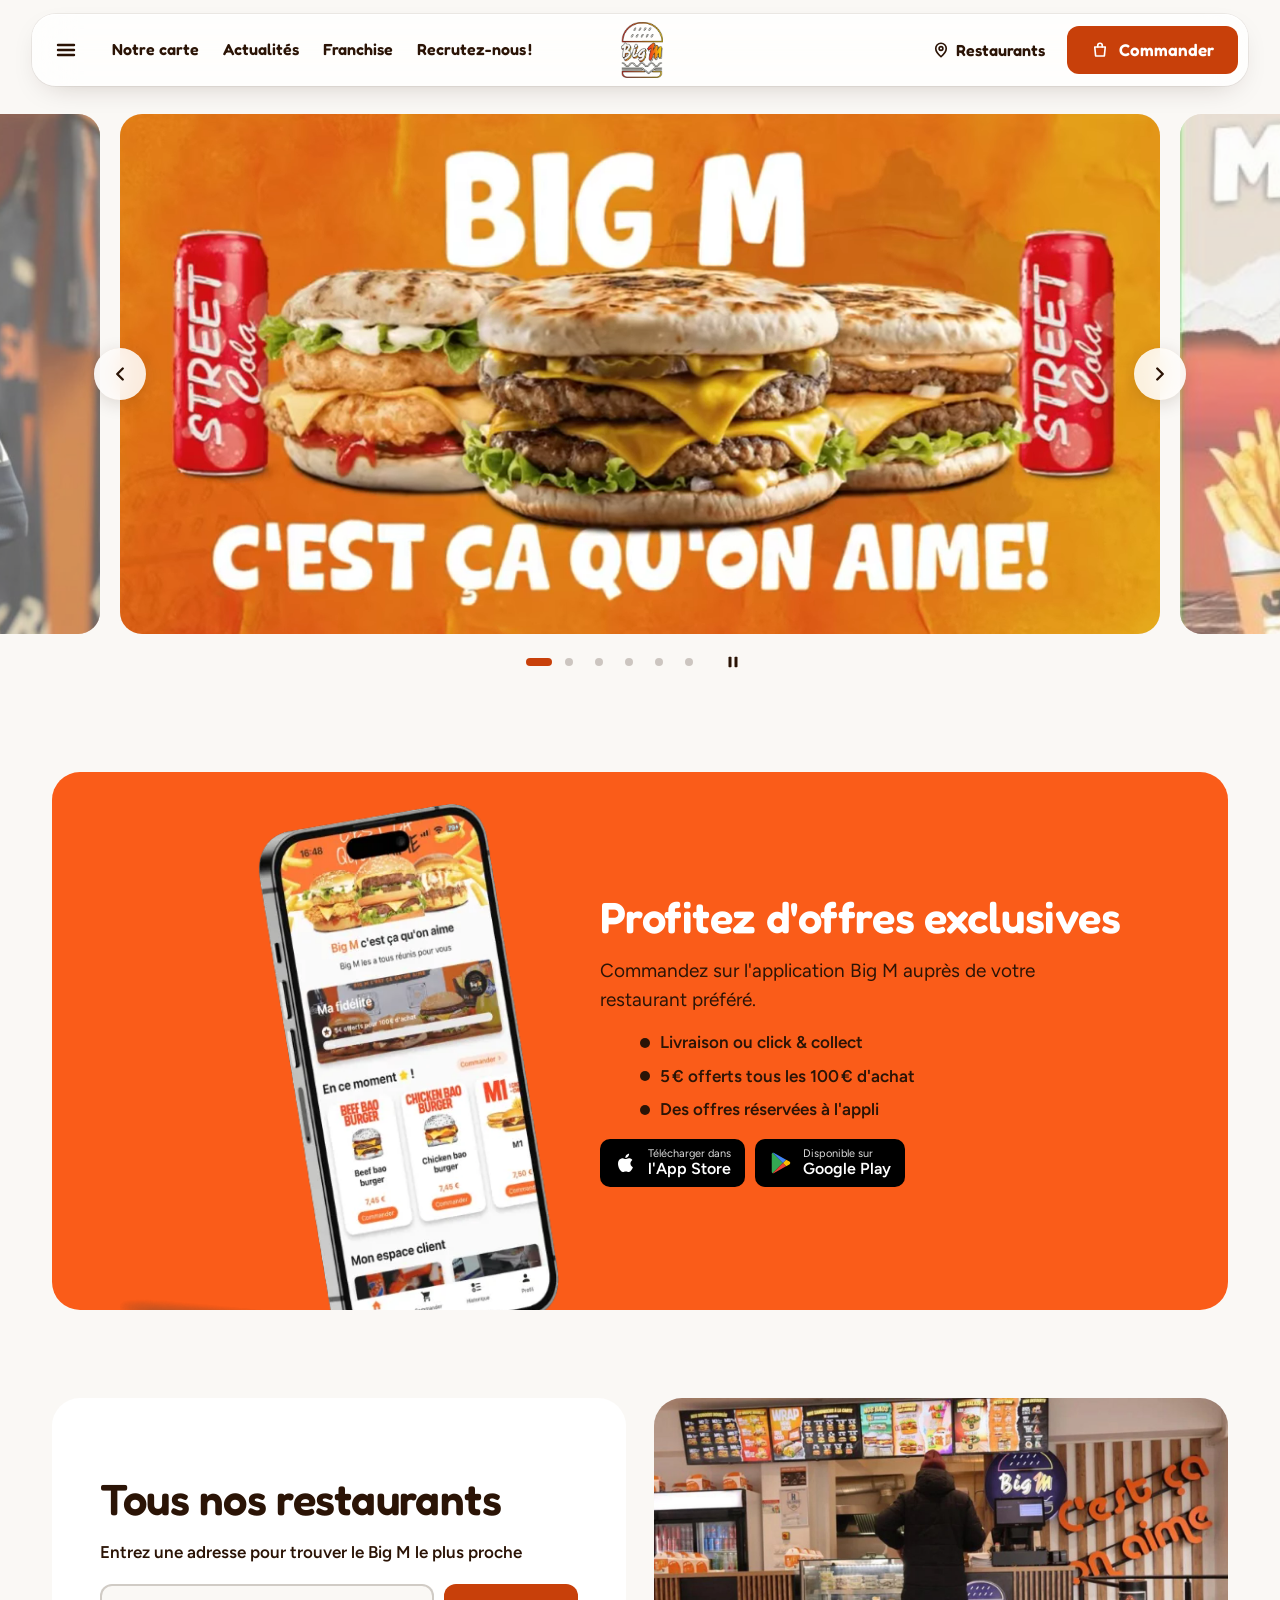
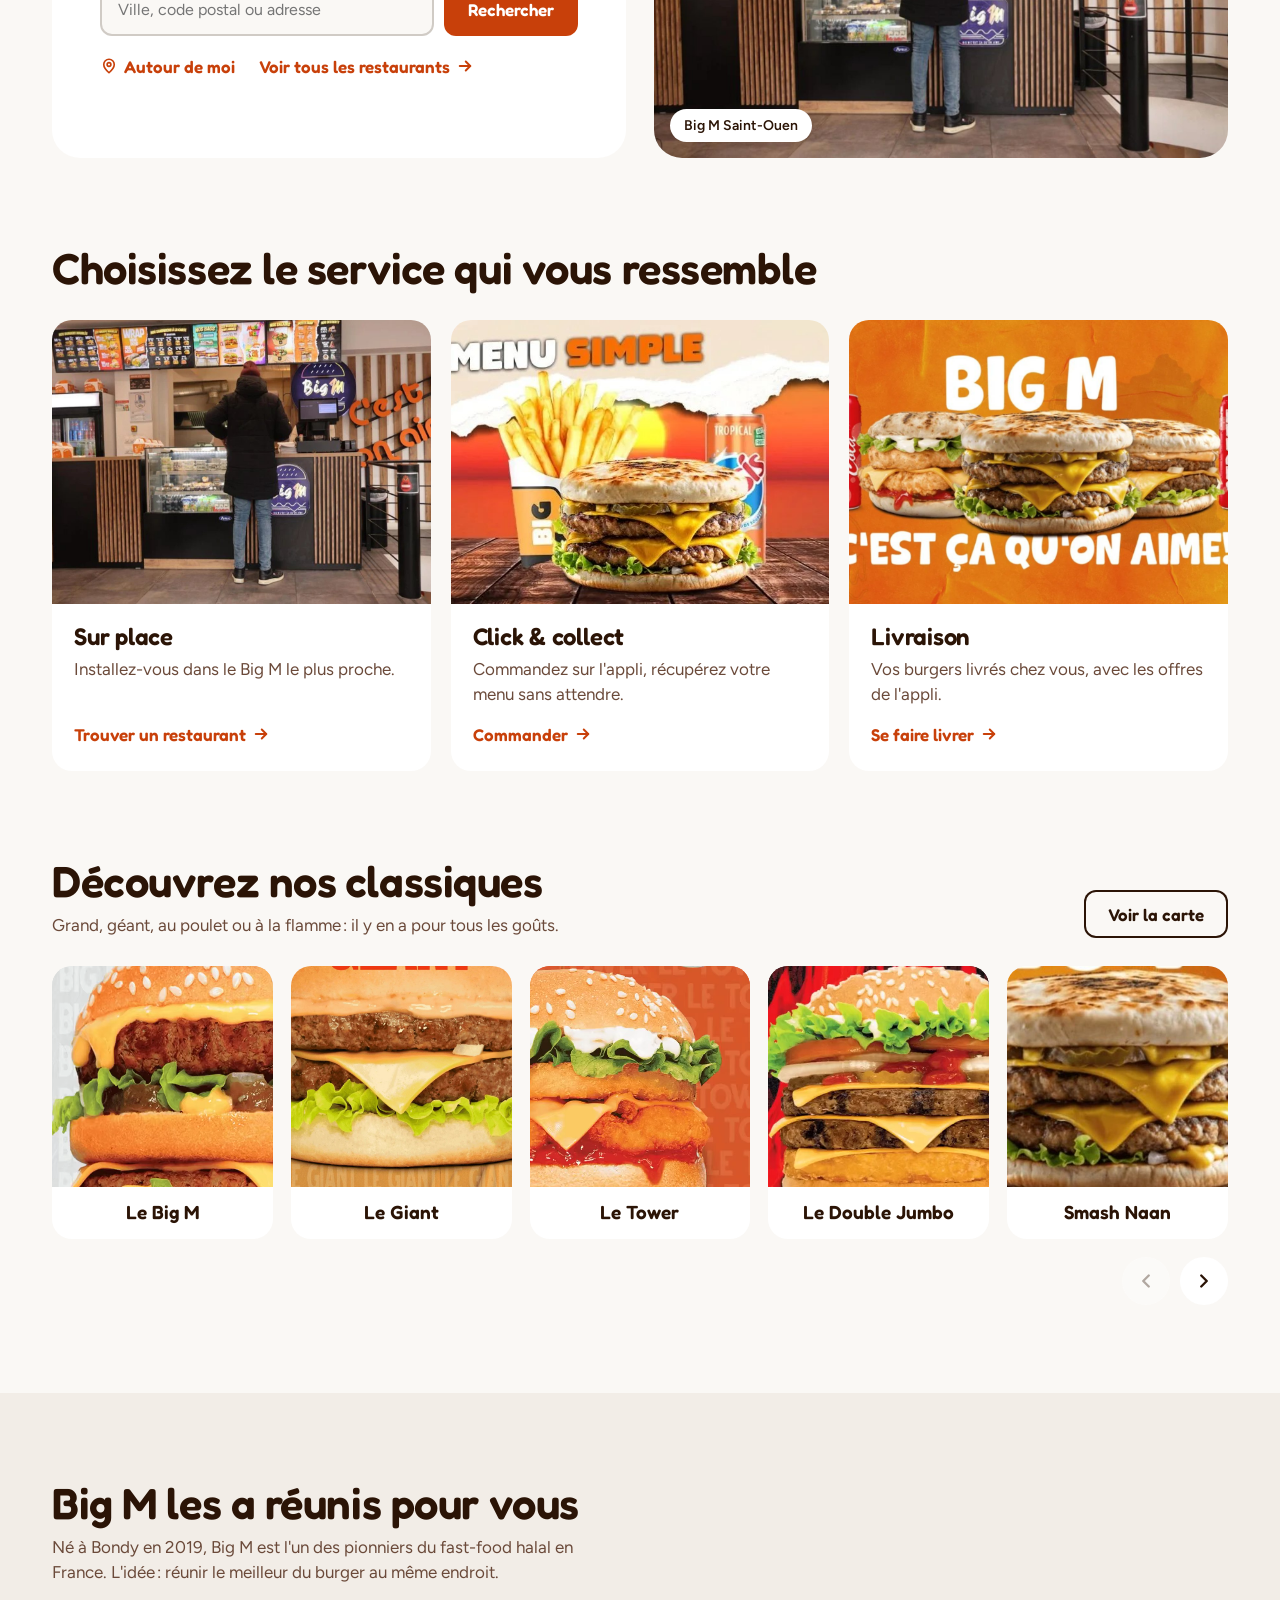
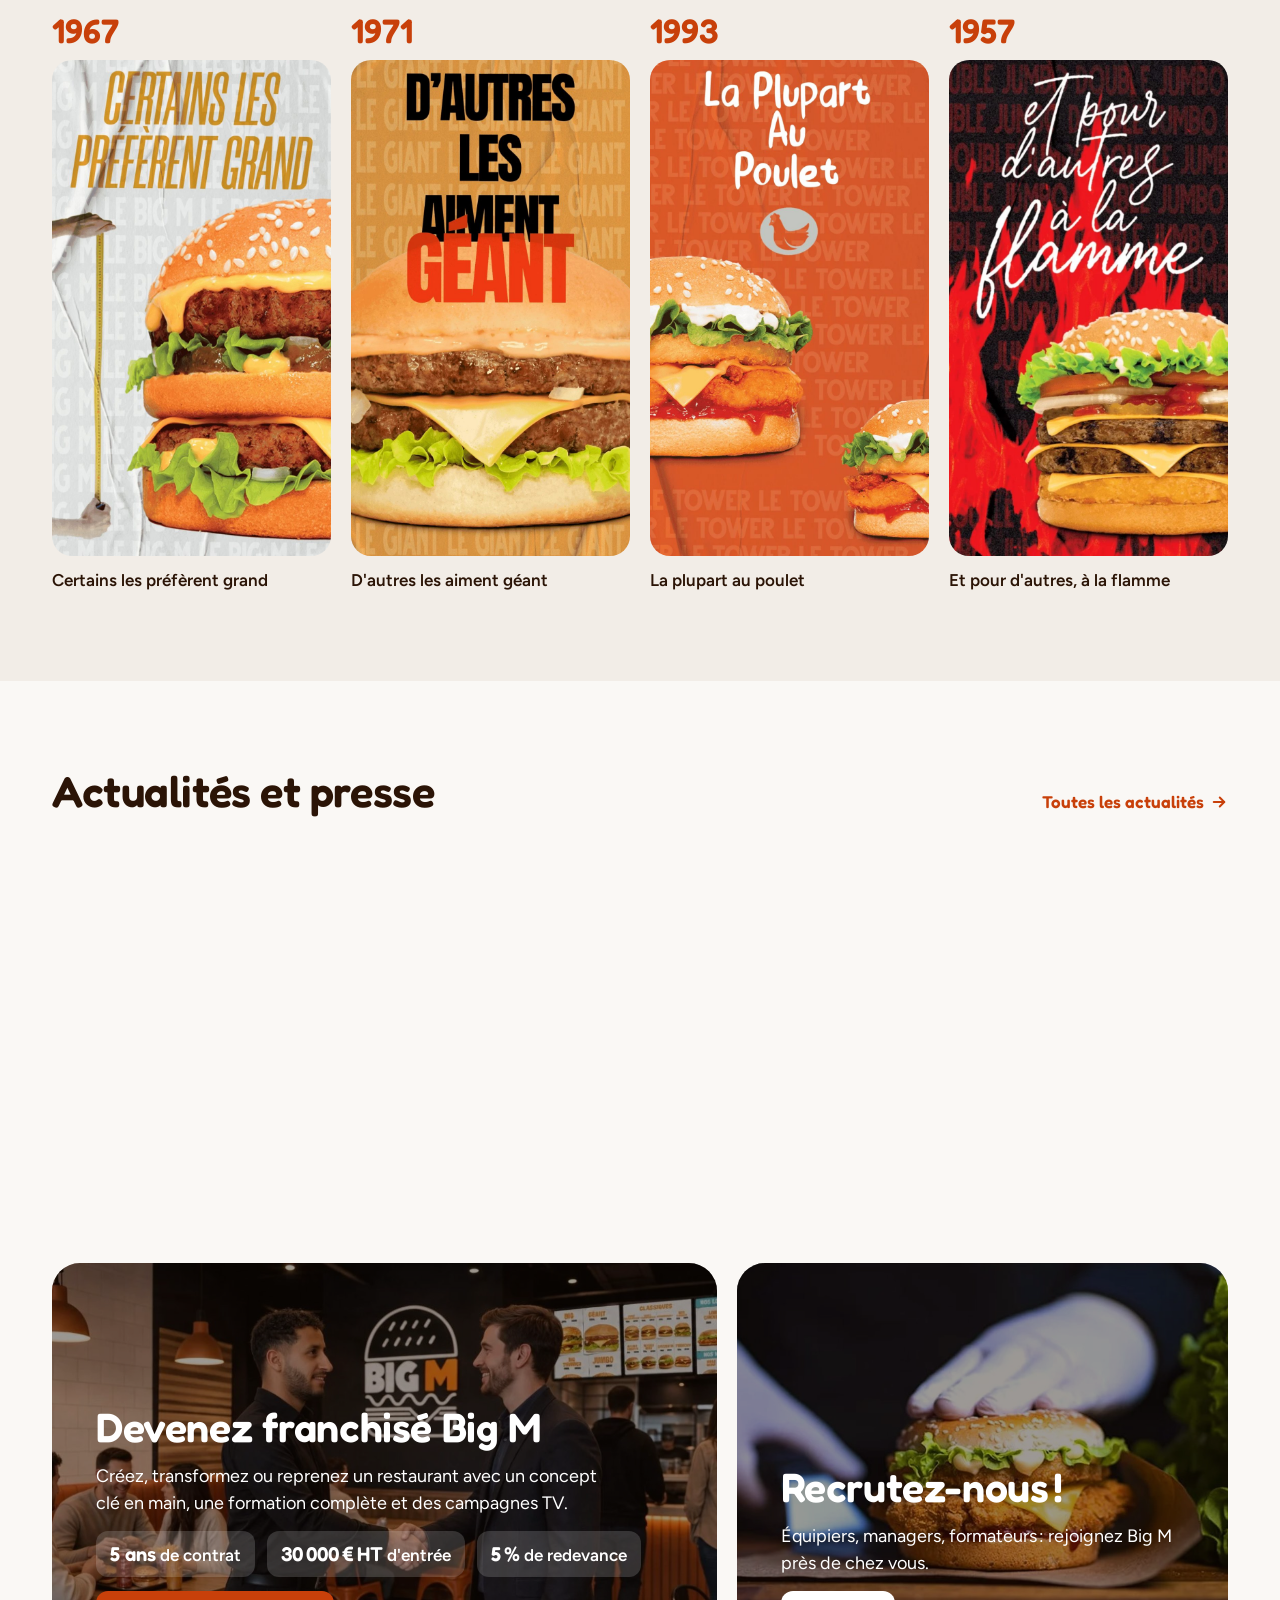
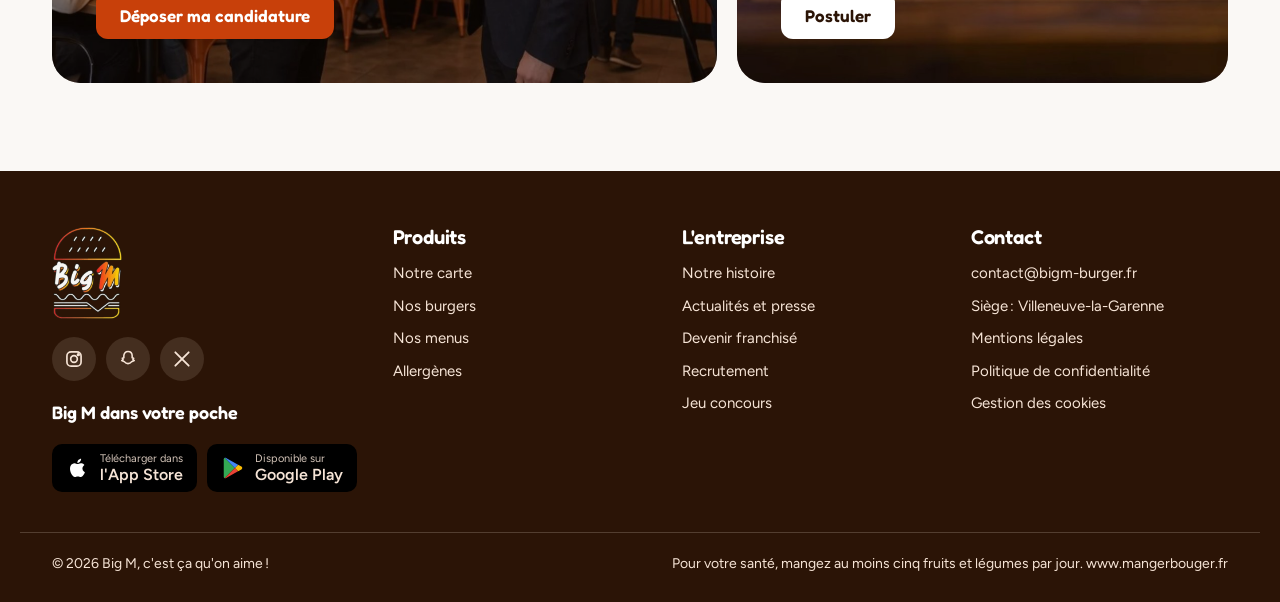
<file: prototype/index.html>
<!doctype html>
<html lang="fr">
<head>
<meta charset="utf-8">
<meta name="viewport" content="width=device-width, initial-scale=1, viewport-fit=cover">
<title>Big M burgers</title>
<meta name="description" content="Big M, burgers 100 % halal depuis 2019 : actualités, carte, restaurants, appli, franchise.">
<script>document.documentElement.classList.add('js')</script>
<link rel="preload" href="assets/fonts/fredoka-latin-600-normal.woff2" as="font" type="font/woff2" crossorigin>
<link rel="stylesheet" href="assets/site.css">
<style>

.page-title { font-size: clamp(30px, 3.4vw, 44px); margin: 28px 0 22px; }
.news { position: relative; }
.news__track { display: grid; grid-auto-flow: column; grid-auto-columns: min(72%, 900px); gap: 20px; overflow-x: auto; scroll-snap-type: x mandatory; scrollbar-width: none; padding-bottom: 4px; }
.news__track::-webkit-scrollbar { display: none; }
.slide { scroll-snap-align: start; display: flex; flex-direction: column; gap: 14px; text-decoration: none; }
.slide__img { aspect-ratio: 16 / 9; border-radius: var(--radius); overflow: hidden; background: var(--tile); }
.slide__img img { width: 100%; height: 100%; object-fit: cover; transition: transform .5s var(--ease); }
.slide:hover .slide__img img { transform: scale(1.03); }
.slide__cap { display: flex; justify-content: space-between; align-items: center; gap: 12px; }
.slide__cap b { font-family: var(--display); font-weight: 600; font-size: 22px; }
.slide__cap span { font-family: var(--display); font-weight: 600; color: var(--btn); display: inline-flex; gap: 6px; align-items: center; white-space: nowrap; }
.carousel-ctrl { display: flex; align-items: center; justify-content: space-between; margin-top: 18px; }
.dots { display: flex; gap: 8px; }
.dots button { width: 10px; height: 10px; border-radius: 99px; background: rgba(43,20,6,.25); transition: width .25s var(--ease), background-color .2s ease; }
.dots button[aria-current="true"] { width: 32px; background: var(--btn); }
.arrows { display: flex; gap: 10px; }
.arrows button { width: 48px; height: 48px; border-radius: 50%; background: #fff; display: inline-flex; align-items: center; justify-content: center; transition: background-color .18s ease, opacity .18s ease; }
.arrows button:hover:not(:disabled) { background: var(--tile); }
.arrows button:disabled { opacity: .35; cursor: default; }

.app-band { background: var(--orange); border-radius: 28px; display: grid; grid-template-columns: 0.9fr 1.1fr; align-items: center; gap: 24px; overflow: hidden; padding: 0 clamp(24px, 4vw, 56px); }
.app-band__img { align-self: end; padding-top: 32px; }
.app-band__img img { width: min(100%, 440px); margin-inline: auto; margin-bottom: -40px; }
.app-band__text { display: flex; flex-direction: column; gap: 16px; padding-block: 48px; }
.app-band__text h2 { font-size: clamp(30px, 3.4vw, 46px); color: #fff; }
.app-band__text p { font-size: 19px; color: var(--ink); max-width: 40ch; }
.app-band__text ul { display: flex; flex-direction: column; gap: 8px; font-weight: 600; }
.app-band__text li { display: flex; gap: 10px; align-items: center; }
.app-band__text li::before { content: ""; width: 10px; height: 10px; border-radius: 50%; background: var(--ink); flex: 0 0 auto; }

.restos { display: grid; grid-template-columns: 1fr 1fr; gap: 28px; align-items: stretch; }
.restos__search { background: #fff; border-radius: 28px; padding: clamp(24px, 4vw, 48px); display: flex; flex-direction: column; gap: 18px; justify-content: center; }
.restos__search h2 { font-size: clamp(30px, 3.4vw, 44px); }
.restos__search label { font-weight: 600; }
.search { display: flex; gap: 10px; }
.search input { flex: 1 1 auto; min-width: 0; min-height: 52px; border-radius: 12px; border: 2px solid rgba(43,20,6,.2); padding: 0 16px; background: var(--bg); font-size: 16px; }
.search input:focus { outline: none; border-color: var(--ink); }
.restos__links { display: flex; flex-wrap: wrap; gap: 12px 24px; }
.restos__photo { border-radius: 28px; overflow: hidden; position: relative; min-height: 360px; }
.restos__photo img { position: absolute; inset: 0; width: 100%; height: 100%; object-fit: cover; }
.restos__photo figcaption { position: absolute; left: 16px; bottom: 16px; background: #fff; border-radius: 999px; padding: 6px 14px; font-weight: 600; font-size: 14px; }

.services { display: grid; grid-template-columns: repeat(3, minmax(0, 1fr)); gap: 20px; }
.service { background: #fff; border-radius: var(--radius); overflow: hidden; display: flex; flex-direction: column; text-decoration: none; }
.service__img { aspect-ratio: 4 / 3; overflow: hidden; }
.service__img img { width: 100%; height: 100%; object-fit: cover; transition: transform .4s var(--ease); }
.service:hover .service__img img { transform: scale(1.04); }
.service__body { padding: 20px 22px 24px; display: flex; flex-direction: column; gap: 8px; flex: 1; }
.service__body h3 { font-size: 24px; }
.service__body p { color: var(--muted); }
.service__body .link { margin-top: auto; padding-top: 6px; }

.classics__track { display: grid; grid-auto-flow: column; grid-auto-columns: calc((100% - 4 * 18px) / 5); gap: 18px; overflow-x: auto; scroll-snap-type: x mandatory; scrollbar-width: none; }
.classics__track::-webkit-scrollbar { display: none; }
.classics__track .tile { scroll-snap-align: start; }

.legends { background: var(--tile); }
.legends__grid { display: grid; grid-template-columns: repeat(4, minmax(0, 1fr)); gap: 20px; }
.legend { display: flex; flex-direction: column; gap: 12px; }
.legend b { font-family: var(--display); font-weight: 600; font-size: 34px; color: var(--btn); line-height: 1; }
.legend img { border-radius: var(--radius); aspect-ratio: 9 / 16; object-fit: cover; width: 100%; }
.legend span { font-weight: 600; }

.news-cards { display: grid; grid-template-columns: repeat(3, minmax(0, 1fr)); gap: 20px; }
.news-card { background: #fff; border-radius: var(--radius); overflow: hidden; text-decoration: none; display: flex; flex-direction: column; }
.news-card__img { aspect-ratio: 16 / 9; overflow: hidden; }
.news-card__img img { width: 100%; height: 100%; object-fit: cover; transition: transform .4s var(--ease); }
.news-card:hover .news-card__img img { transform: scale(1.04); }
.news-card__body { padding: 18px 20px 22px; display: flex; flex-direction: column; gap: 8px; }
.news-card__body small { color: var(--muted); font-size: 14px; }
.news-card__body h3 { font-size: 21px; line-height: 1.2; }

.join { display: grid; grid-template-columns: 1.15fr 0.85fr; gap: 20px; }
.join__card { border-radius: 28px; overflow: hidden; position: relative; min-height: 420px; display: flex; flex-direction: column; justify-content: flex-end; }
.join__card img { position: absolute; inset: 0; width: 100%; height: 100%; object-fit: cover; }
.join__card::after { content: ""; position: absolute; inset: 0; background: rgba(20, 10, 4, .42); }
.join__body { position: relative; z-index: 1; padding: clamp(24px, 3.5vw, 44px); color: #fff; display: flex; flex-direction: column; gap: 14px; align-items: flex-start; }
.join__body h2 { font-size: clamp(30px, 3.2vw, 44px); }
.join__body p { max-width: 42ch; font-size: 18px; }
.figures { display: flex; gap: 12px; flex-wrap: wrap; }
.figures span { background: rgba(255,255,255,.16); border-radius: 12px; padding: 8px 14px; font-weight: 600; }
.figures b { font-family: var(--display); font-size: 20px; }

@media (max-width: 960px) {
  .news__track { grid-auto-columns: 88%; }
  .app-band { grid-template-columns: 1fr; }
  .app-band__img { order: 2; }
  .app-band__text { padding-bottom: 8px; }
  .restos { grid-template-columns: minmax(0, 1fr); }
  .search { flex-wrap: wrap; }
  .search .btn { flex: 1 1 auto; }
  .services, .news-cards { grid-template-columns: 1fr; }
  .classics__track { grid-auto-columns: 46%; }
  .legends__grid { grid-template-columns: repeat(2, minmax(0, 1fr)); }
  .join { grid-template-columns: 1fr; }
}

</style>
</head>
<body>
<header class="header">
  <div class="header__inner">
    <div class="header__left">
      <button class="burger" type="button" data-open-drawer aria-expanded="false" aria-controls="drawer" aria-label="Ouvrir le menu"><svg viewBox="0 0 24 24" fill="none" stroke="currentColor" stroke-width="2.4" stroke-linecap="round" aria-hidden="true"><path d="M4 7h16M4 12h16M4 17h16"/></svg></button>
      <nav class="header__nav" aria-label="Navigation principale">
        <a href="carte.html">Notre carte</a>
        <a href="index.html#actus">Actualités</a>
        <a href="index.html#franchise">Franchise</a>
        <a href="index.html#recrutement">Recrutez-nous&#8239;!</a>
      </nav>
    </div>
    <a class="header__logo" href="index.html" aria-label="Big M, accueil"><img src="assets/img/logo.webp" alt="Big M" width="273" height="352"></a>
    <div class="header__right">
      <a class="hide-sm" href="index.html#restaurants"><svg viewBox="0 0 24 24" fill="none" stroke="currentColor" stroke-width="2.2" stroke-linecap="round" stroke-linejoin="round" aria-hidden="true"><path d="M12 21s-7-6.2-7-11a7 7 0 0 1 14 0c0 4.8-7 11-7 11z"/><circle cx="12" cy="10" r="2.5"/></svg>Restaurants</a>
      <a class="btn" href="index.html#appli"><svg viewBox="0 0 24 24" fill="none" stroke="currentColor" stroke-width="2.2" stroke-linecap="round" stroke-linejoin="round" aria-hidden="true"><path d="M5 8h14l-1.2 12H6.2L5 8z"/><path d="M9 8V6a3 3 0 0 1 6 0v2"/></svg>Commander</a>
    </div>
  </div>
</header>
<div class="drawer" id="drawer" data-open="false" role="dialog" aria-modal="true" aria-label="Menu">
  <div class="drawer__scrim" data-close-drawer></div>
  <nav class="drawer__panel" aria-label="Menu">
    <button class="drawer__close" type="button" data-close-drawer aria-label="Fermer le menu"><svg width="24" height="24" viewBox="0 0 24 24" fill="none" stroke="currentColor" stroke-width="2.4" stroke-linecap="round" aria-hidden="true"><path d="M6 6l12 12M18 6L6 18"/></svg></button>
    <a href="index.html">Accueil</a>
    <a href="carte.html">Notre carte</a>
    <a href="index.html#restaurants">Nos restaurants</a>
    <a href="index.html#actus">Actualités</a>
    <a href="index.html#franchise">Devenir franchisé</a>
    <a href="index.html#recrutement">Recrutez-nous&#8239;!</a>
    <a href="index.html#legendes">Jeu concours</a>
  </nav>
</div>
<main>
<section aria-labelledby="t-news" style="padding-top: 20px">
  <h1 class="sr-only" id="t-news">L'actualité Big M</h1>
  <div class="hs " data-hs data-interval="6000" aria-roledescription="carrousel" aria-label="L'actualité Big M">
  <div class="hs__viewport">
    <div class="hs__track"><div class="hs__slide"><a href="carte.html#boissons" draggable="false"><video class="hs__media" data-src="assets/video/hero-streetcola.mp4" poster="assets/video/hero-streetcola-poster.jpg" muted playsinline preload="none" aria-label="Big M, c'est ça qu'on aime : trois burgers au naan et le Street Cola" style="object-position:50% 50%"></video></a></div><div class="hs__slide"><a href="categorie.html" draggable="false"><img class="hs__media" src="assets/img/b-offre-doubles.jpg" alt="Menu Doublés : deux burgers, frites et boisson" style="object-position:50% 30%" draggable="false"></a></div><div class="hs__slide"><a href="carte.html#tex-mex" draggable="false"><img class="hs__media" src="assets/img/b-offre-texmex.jpg" alt="Tex-Mex : tenders, nuggets et frites" style="object-position:50% 30%" draggable="false"></a></div><div class="hs__slide"><a href="produit.html" draggable="false"><img class="hs__media" src="assets/img/b-offre-menu-simple.jpg" alt="Menu Simple : smash naan, frites et boisson" style="object-position:50% 30%" draggable="false"></a></div><div class="hs__slide"><a href="#actus" draggable="false"><img class="hs__media" src="assets/img/b-franchise-poignee.jpg" alt="Nouveaux restaurants Big M ouverts en co-franchise" style="object-position:50% 40%" draggable="false"></a></div><div class="hs__slide"><a href="#actus" draggable="false"><img class="hs__media" src="assets/img/b-mhsc-maillot.jpg" alt="Big M, partenaire officiel du Montpellier Hérault SC" style="object-position:50% 40%" draggable="false"></a></div></div>
    <button class="hs__arrow hs__arrow--prev" type="button" aria-label="Diapositive précédente"><svg width="22" height="22" viewBox="0 0 24 24" fill="none" stroke="currentColor" stroke-width="2.6" stroke-linecap="round" stroke-linejoin="round" aria-hidden="true"><path d="M15 6l-6 6 6 6"/></svg></button>
    <button class="hs__arrow hs__arrow--next" type="button" aria-label="Diapositive suivante"><svg width="22" height="22" viewBox="0 0 24 24" fill="none" stroke="currentColor" stroke-width="2.6" stroke-linecap="round" stroke-linejoin="round" aria-hidden="true"><path d="M9 6l6 6-6 6"/></svg></button>
  </div>
  <div class="hs__bar"><div class="hs__dots"></div><button class="hs__pause" type="button"></button></div>
</div>
</section>

<section class="container section" id="appli" aria-labelledby="t-app">
  <div class="app-band" data-reveal>
    <div class="app-band__img"><img src="assets/img/app-phone.webp" alt="L'application Big M sur un iPhone" width="504" height="599" loading="lazy"></div>
    <div class="app-band__text">
      <h2 id="t-app">Profitez d'offres exclusives</h2>
      <p>Commandez sur l'application Big M auprès de votre restaurant préféré.</p>
      <ul><li>Livraison ou click &amp; collect</li><li>5&#8239;€ offerts tous les 100&#8239;€ d'achat</li><li>Des offres réservées à l'appli</li></ul>
      <div class="stores">
  <a class="store" href="https://apps.apple.com/fr/app/big-m/id6444707190"><svg viewBox="0 0 24 24" fill="#fff" aria-hidden="true"><path d="M16.4 12.6c0-2.4 2-3.5 2-3.6-1.1-1.6-2.8-1.8-3.4-1.8-1.4-.1-2.8.9-3.5.9s-1.8-.9-3-.8C7 7.3 5.6 8.2 4.8 9.6c-1.6 2.8-.4 6.9 1.1 9.2.8 1.1 1.7 2.3 2.9 2.3s1.6-.7 3-.7 1.8.7 3 .7c1.3 0 2.1-1.1 2.8-2.3.9-1.3 1.3-2.5 1.3-2.6 0 0-2.5-1-2.5-3.6zM14.1 5.6c.6-.8 1.1-1.8 1-2.9-.9 0-2.1.6-2.7 1.4-.6.7-1.1 1.8-1 2.8 1 .1 2.1-.5 2.7-1.3z"/></svg><span><small>Télécharger dans</small><b>l'App Store</b></span></a>
  <a class="store" href="https://play.google.com/store/apps/details?id=com.dishop.big&amp;gl=FR"><svg viewBox="0 0 24 26" aria-hidden="true"><path d="M3 2l11 11L3 24c-.6-.3-1-.9-1-1.6V3.6C2 2.9 2.4 2.3 3 2z" fill="#34A853"/><path d="M14 13l3.5-3.5 3.6 2c1.2.7 1.2 2.3 0 3l-3.6 2L14 13z" fill="#FBBC04"/><path d="M3 2c.4-.2 1-.2 1.5.1l13 7.4L14 13 3 2z" fill="#4285F4"/><path d="M3 24l11-11 3.5 3.5-13 7.4c-.5.3-1.1.3-1.5.1z" fill="#EA4335"/></svg><span><small>Disponible sur</small><b>Google Play</b></span></a>
</div>
    </div>
  </div>
</section>

<section class="container" id="restaurants" aria-labelledby="t-restos">
  <div class="restos">
    <form class="restos__search" action="#restaurants" onsubmit="event.preventDefault()" data-reveal>
      <h2 id="t-restos">Tous nos restaurants</h2>
      <label for="adresse">Entrez une adresse pour trouver le Big M le plus proche</label>
      <div class="search">
        <input id="adresse" name="adresse" type="text" placeholder="Ville, code postal ou adresse" autocomplete="street-address">
        <button class="btn" type="submit">Rechercher</button>
      </div>
      <div class="restos__links">
        <a class="link" href="#restaurants"><svg viewBox="0 0 24 24" fill="none" stroke="currentColor" stroke-width="2.2" stroke-linecap="round" stroke-linejoin="round" aria-hidden="true"><path d="M12 21s-7-6.2-7-11a7 7 0 0 1 14 0c0 4.8-7 11-7 11z"/><circle cx="12" cy="10" r="2.5"/></svg> Autour de moi</a>
        <a class="link" href="#restaurants">Voir tous les restaurants <svg width="18" height="18" viewBox="0 0 24 24" fill="none" stroke="currentColor" stroke-width="2.6" stroke-linecap="round" stroke-linejoin="round" aria-hidden="true"><path d="M5 12h14"/><path d="M13 6l6 6-6 6"/></svg></a>
      </div>
    </form>
    <figure class="restos__photo" data-reveal style="--i:1"><img src="assets/img/b-restaurant-saint-ouen.jpg" alt="Le comptoir du Big M de Saint-Ouen" width="1390" height="868" loading="lazy"><figcaption>Big M Saint-Ouen</figcaption></figure>
  </div>
</section>

<section class="container section" aria-labelledby="t-services">
  <div class="section-head"><h2 id="t-services">Choisissez le service qui vous ressemble</h2></div>
  <div class="services">
    <a class="service" href="#restaurants" data-reveal><div class="service__img"><img src="assets/img/b-restaurant-saint-ouen.jpg" alt="" width="1390" height="868" loading="lazy" style="object-position: 30% 50%"></div><div class="service__body"><h3>Sur place</h3><p>Installez-vous dans le Big M le plus proche.</p><span class="link">Trouver un restaurant <svg width="18" height="18" viewBox="0 0 24 24" fill="none" stroke="currentColor" stroke-width="2.6" stroke-linecap="round" stroke-linejoin="round" aria-hidden="true"><path d="M5 12h14"/><path d="M13 6l6 6-6 6"/></svg></span></div></a>
    <a class="service" href="#appli" data-reveal style="--i:1"><div class="service__img"><img src="assets/img/b-offre-menu-simple.jpg" alt="" width="672" height="448" loading="lazy"></div><div class="service__body"><h3>Click &amp; collect</h3><p>Commandez sur l'appli, récupérez votre menu sans attendre.</p><span class="link">Commander <svg width="18" height="18" viewBox="0 0 24 24" fill="none" stroke="currentColor" stroke-width="2.6" stroke-linecap="round" stroke-linejoin="round" aria-hidden="true"><path d="M5 12h14"/><path d="M13 6l6 6-6 6"/></svg></span></div></a>
    <a class="service" href="#appli" data-reveal style="--i:2"><div class="service__img"><img src="assets/img/b-street-cola.jpg" alt="" width="1456" height="818" loading="lazy"></div><div class="service__body"><h3>Livraison</h3><p>Vos burgers livrés chez vous, avec les offres de l'appli.</p><span class="link">Se faire livrer <svg width="18" height="18" viewBox="0 0 24 24" fill="none" stroke="currentColor" stroke-width="2.6" stroke-linecap="round" stroke-linejoin="round" aria-hidden="true"><path d="M5 12h14"/><path d="M13 6l6 6-6 6"/></svg></span></div></a>
  </div>
</section>

<section class="container" aria-labelledby="t-classics">
  <div class="section-head">
    <div><h2 id="t-classics">Découvrez nos classiques</h2><p>Grand, géant, au poulet ou à la flamme&#8239;: il y en a pour tous les goûts.</p></div>
    <a class="btn btn--outline" href="carte.html">Voir la carte</a>
  </div>
  <div data-carousel>
    <div class="classics__track" data-track>
      <a class="tile has-video" href="produit.html"><div class="tile__img"><img src="assets/img/p-bigm.jpg" alt="" width="600" height="600" loading="lazy"><video data-tile-video data-src="assets/video/tile-bigm.mp4" muted loop playsinline preload="none" aria-hidden="true"></video></div><span class="tile__label">Le Big M</span></a><a class="tile" href="produit.html"><div class="tile__img"><img src="assets/img/p-giant.jpg" alt="" width="600" height="600" loading="lazy"></div><span class="tile__label">Le Giant</span></a><a class="tile has-video" href="produit.html"><div class="tile__img"><img src="assets/img/p-tower.jpg" alt="" width="600" height="600" loading="lazy"><video data-tile-video data-src="assets/video/tile-tower.mp4" muted loop playsinline preload="none" aria-hidden="true"></video></div><span class="tile__label">Le Tower</span></a><a class="tile has-video" href="produit.html"><div class="tile__img"><img src="assets/img/p-jumbo.jpg" alt="" width="600" height="600" loading="lazy"><video data-tile-video data-src="assets/video/tile-jumbo.mp4" muted loop playsinline preload="none" aria-hidden="true"></video></div><span class="tile__label">Le Double Jumbo</span></a><a class="tile" href="produit.html"><div class="tile__img"><img src="assets/img/p-smashnaan.jpg" alt="" width="600" height="600" loading="lazy"></div><span class="tile__label">Smash Naan</span></a><a class="tile" href="produit.html"><div class="tile__img"><img src="assets/img/p-chicken.jpg" alt="" width="600" height="600" loading="lazy"></div><span class="tile__label">Chicken Burger</span></a><a class="tile" href="produit.html"><div class="tile__img"><img src="assets/img/p-tenders.jpg" alt="" width="600" height="600" loading="lazy"></div><span class="tile__label">Tenders</span></a><a class="tile" href="produit.html"><div class="tile__img"><img src="assets/img/p-nuggets.jpg" alt="" width="600" height="600" loading="lazy"></div><span class="tile__label">Nuggets</span></a><a class="tile" href="produit.html"><div class="tile__img"><img src="assets/img/p-streetcola.jpg" alt="" width="600" height="600" loading="lazy"></div><span class="tile__label">Street Cola</span></a>
    </div>
    <div class="carousel-ctrl"><span></span><div class="arrows"><button type="button" data-prev aria-label="Précédent"><svg width="22" height="22" viewBox="0 0 24 24" fill="none" stroke="currentColor" stroke-width="2.6" stroke-linecap="round" stroke-linejoin="round" aria-hidden="true"><path d="M15 6l-6 6 6 6"/></svg></button><button type="button" data-next aria-label="Suivant"><svg width="22" height="22" viewBox="0 0 24 24" fill="none" stroke="currentColor" stroke-width="2.6" stroke-linecap="round" stroke-linejoin="round" aria-hidden="true"><path d="M9 6l6 6-6 6"/></svg></button></div></div>
  </div>
</section>

<section class="legends section" id="legendes" aria-labelledby="t-legends" style="margin-top: clamp(48px, 7vw, 88px)">
  <div class="container">
    <div class="section-head"><div><h2 id="t-legends">Big M les a réunis pour vous</h2><p>Né à Bondy en 2019, Big M est l'un des pionniers du fast-food halal en France. L'idée&#8239;: réunir le meilleur du burger au même endroit.</p></div></div>
    <div class="legends__grid">
      <div class="legend" data-reveal><b>1967</b><img src="assets/img/poster-grand.jpg" alt="Affiche : certains les préfèrent grand" width="818" height="1456" loading="lazy"><span>Certains les préfèrent grand</span></div>
      <div class="legend" data-reveal style="--i:1"><b>1971</b><img src="assets/img/poster-geant.jpg" alt="Affiche : d'autres les aiment géant" width="818" height="1456" loading="lazy"><span>D'autres les aiment géant</span></div>
      <div class="legend" data-reveal style="--i:2"><b>1993</b><img src="assets/img/poster-poulet.jpg" alt="Affiche : la plupart au poulet" width="818" height="1456" loading="lazy"><span>La plupart au poulet</span></div>
      <div class="legend" data-reveal style="--i:3"><b>1957</b><img src="assets/img/poster-flamme.jpg" alt="Affiche : et pour d'autres à la flamme" width="818" height="1456" loading="lazy"><span>Et pour d'autres, à la flamme</span></div>
    </div>
  </div>
</section>

<section class="container section" id="actus" aria-labelledby="t-actus">
  <div class="section-head"><h2 id="t-actus">Actualités et presse</h2><a class="link" href="#actus">Toutes les actualités <svg width="18" height="18" viewBox="0 0 24 24" fill="none" stroke="currentColor" stroke-width="2.6" stroke-linecap="round" stroke-linejoin="round" aria-hidden="true"><path d="M5 12h14"/><path d="M13 6l6 6-6 6"/></svg></a></div>
  <div class="news-cards">
    <a class="news-card" href="#actus" data-reveal><div class="news-card__img"><img src="assets/img/b-franchise-poignee.jpg" alt="Deux associés se serrent la main dans un restaurant Big M" width="1456" height="817" loading="lazy"></div><div class="news-card__body"><small>Presse · 9 octobre 2026</small><h3>France Snacking&#8239;: «&#8239;Ça vient d'ouvrir&#8239;!&#8239;»</h3></div></a>
    <a class="news-card" href="#actus" data-reveal style="--i:1"><div class="news-card__img"><img src="assets/img/b-street-cola.jpg" alt="Le Street Cola de Big M" width="1456" height="818" loading="lazy"></div><div class="news-card__body"><small>News · 20 septembre 2024</small><h3>Big M révolutionne la street food avec son Street Cola</h3></div></a>
    <a class="news-card" href="#actus" data-reveal style="--i:2"><div class="news-card__img"><img src="assets/img/b-mhsc-maillot.jpg" alt="Le logo Big M sur le maillot du MHSC" width="1456" height="817" loading="lazy"></div><div class="news-card__body"><small>News · 15 novembre 2023</small><h3>Big M devient partenaire officiel du Montpellier HSC</h3></div></a>
  </div>
</section>

<section class="container" aria-label="Nous rejoindre">
  <div class="join">
    <div class="join__card" id="franchise" data-reveal>
      <img src="assets/img/b-franchise-poignee.jpg" alt="" width="1456" height="817" loading="lazy">
      <div class="join__body">
        <h2>Devenez franchisé Big M</h2>
        <p>Créez, transformez ou reprenez un restaurant avec un concept clé en main, une formation complète et des campagnes TV.</p>
        <div class="figures"><span><b>5 ans</b> de contrat</span><span><b>30&#8239;000&#8239;€&#8239;HT</b> d'entrée</span><span><b>5&#8239;%</b> de redevance</span></div>
        <a class="btn" href="#franchise">Déposer ma candidature</a>
      </div>
    </div>
    <div class="join__card" id="recrutement" data-reveal style="--i:1">
      <img src="assets/img/b-chicken-gants.jpg" alt="" width="1256" height="836" loading="lazy">
      <div class="join__body">
        <h2>Recrutez-nous&#8239;!</h2>
        <p>Équipiers, managers, formateurs&#8239;: rejoignez Big M près de chez vous.</p>
        <a class="btn btn--light" href="#recrutement">Postuler</a>
      </div>
    </div>
  </div>
</section>
</main>
<nav class="tabbar" aria-label="Navigation rapide">
  <div class="tabbar__bar">
    <a class="tabbar__item" href="index.html" aria-current="page"><svg viewBox="0 0 24 24" fill="none" stroke="currentColor" stroke-width="2" stroke-linecap="round" stroke-linejoin="round" aria-hidden="true"><path class="tabbar__ico" d="M4 11l8-7 8 7v9h-5v-6H9v6H4z"/></svg>Accueil</a>
    <a class="tabbar__item" href="carte.html"><svg viewBox="0 0 24 24" fill="none" stroke="currentColor" stroke-width="2" stroke-linecap="round" stroke-linejoin="round" aria-hidden="true"><path class="tabbar__ico" d="M4 10a8 6 0 0 1 16 0z M3 13.5h18 M4.5 17h15v.5a2.5 2.5 0 0 1-2.5 2.5H7a2.5 2.5 0 0 1-2.5-2.5z"/></svg>La carte</a>
    <a class="tabbar__fab" href="index.html#appli" aria-label="Commander"><img src="assets/img/logo.webp" alt="" width="273" height="352"></a>
    <a class="tabbar__item" href="index.html#restaurants"><svg viewBox="0 0 24 24" fill="none" stroke="currentColor" stroke-width="2" stroke-linecap="round" stroke-linejoin="round" aria-hidden="true"><path class="tabbar__ico" d="M12 21s-7-6.2-7-11a7 7 0 0 1 14 0c0 4.8-7 11-7 11z M12 12.5a2.5 2.5 0 1 0 0-5 2.5 2.5 0 0 0 0 5z"/></svg>Restos</a>
    <button class="tabbar__item" type="button" data-open-drawer aria-controls="drawer" aria-expanded="false"><svg viewBox="0 0 24 24" fill="none" stroke="currentColor" stroke-width="2" stroke-linecap="round" stroke-linejoin="round" aria-hidden="true"><path class="tabbar__ico" d="M4 7h16M4 12h16M4 17h16"/></svg>Plus</button>
    <span class="tabbar__label" aria-hidden="true">Commander</span>
  </div>
</nav>
<footer class="footer">
  <div class="container footer__top">
    <div class="footer__brand">
      <img src="assets/img/logo.webp" alt="Big M" width="273" height="352" loading="lazy">
      <div class="footer__social">
        <a href="https://www.instagram.com/bigm_officiel/" aria-label="Instagram"><svg viewBox="0 0 24 24" fill="none" stroke="currentColor" stroke-width="2" aria-hidden="true"><rect x="3.5" y="3.5" width="17" height="17" rx="5"/><circle cx="12" cy="12" r="4"/><circle cx="17.2" cy="6.8" r="1" fill="currentColor"/></svg></a>
        <a href="https://www.snapchat.com/add/bigm.officiel" aria-label="Snapchat"><svg viewBox="0 0 24 24" fill="none" stroke="currentColor" stroke-width="1.9" stroke-linejoin="round" aria-hidden="true"><path d="M12 3c3 0 5 2.2 5 5.2v2.3l1.8.6-.9 1.6 1.6 1.2c-1.4.9-3 .9-3.7 1.9-.5.8-1.3 1.7-3.8 1.7s-3.3-.9-3.8-1.7c-.7-1-2.3-1-3.7-1.9l1.6-1.2-.9-1.6 1.8-.6V8.2C7 5.2 9 3 12 3z"/></svg></a>
        <a href="https://twitter.com/BigM_officiel" aria-label="X"><svg viewBox="0 0 24 24" fill="none" stroke="currentColor" stroke-width="2.2" stroke-linecap="round" aria-hidden="true"><path d="M4 4l16 16M20 4L4 20"/></svg></a>
      </div>
      <p style="font-family: var(--display); font-weight: 600; font-size: 18px; color: #fff">Big M dans votre poche</p>
      <div class="stores">
  <a class="store" href="https://apps.apple.com/fr/app/big-m/id6444707190"><svg viewBox="0 0 24 24" fill="#fff" aria-hidden="true"><path d="M16.4 12.6c0-2.4 2-3.5 2-3.6-1.1-1.6-2.8-1.8-3.4-1.8-1.4-.1-2.8.9-3.5.9s-1.8-.9-3-.8C7 7.3 5.6 8.2 4.8 9.6c-1.6 2.8-.4 6.9 1.1 9.2.8 1.1 1.7 2.3 2.9 2.3s1.6-.7 3-.7 1.8.7 3 .7c1.3 0 2.1-1.1 2.8-2.3.9-1.3 1.3-2.5 1.3-2.6 0 0-2.5-1-2.5-3.6zM14.1 5.6c.6-.8 1.1-1.8 1-2.9-.9 0-2.1.6-2.7 1.4-.6.7-1.1 1.8-1 2.8 1 .1 2.1-.5 2.7-1.3z"/></svg><span><small>Télécharger dans</small><b>l'App Store</b></span></a>
  <a class="store" href="https://play.google.com/store/apps/details?id=com.dishop.big&amp;gl=FR"><svg viewBox="0 0 24 26" aria-hidden="true"><path d="M3 2l11 11L3 24c-.6-.3-1-.9-1-1.6V3.6C2 2.9 2.4 2.3 3 2z" fill="#34A853"/><path d="M14 13l3.5-3.5 3.6 2c1.2.7 1.2 2.3 0 3l-3.6 2L14 13z" fill="#FBBC04"/><path d="M3 2c.4-.2 1-.2 1.5.1l13 7.4L14 13 3 2z" fill="#4285F4"/><path d="M3 24l11-11 3.5 3.5-13 7.4c-.5.3-1.1.3-1.5.1z" fill="#EA4335"/></svg><span><small>Disponible sur</small><b>Google Play</b></span></a>
</div>
    </div>
    <div>
      <h3>Produits</h3>
      <ul>
        <li><a href="carte.html">Notre carte</a></li>
        <li><a href="categorie.html">Nos burgers</a></li>
        <li><a href="carte.html">Nos menus</a></li>
        <li><a href="categorie.html#allergenes">Allergènes</a></li>
      </ul>
    </div>
    <div>
      <h3>L'entreprise</h3>
      <ul>
        <li><a href="index.html#legendes">Notre histoire</a></li>
        <li><a href="index.html#actus">Actualités et presse</a></li>
        <li><a href="index.html#franchise">Devenir franchisé</a></li>
        <li><a href="index.html#recrutement">Recrutement</a></li>
        <li><a href="index.html#legendes">Jeu concours</a></li>
      </ul>
    </div>
    <div>
      <h3>Contact</h3>
      <ul>
        <li><a href="mailto:contact@bigm-burger.fr">contact@bigm-burger.fr</a></li>
        <li>Siège&#8239;: Villeneuve-la-Garenne</li>
        <li><a href="#">Mentions légales</a></li>
        <li><a href="#">Politique de confidentialité</a></li>
        <li><a href="#">Gestion des cookies</a></li>
      </ul>
    </div>
  </div>
  <div class="container footer__bottom">
    <span>© 2026 Big M, c'est ça qu'on aime&#8239;!</span>
    <span>Pour votre santé, mangez au moins cinq fruits et légumes par jour. www.mangerbouger.fr</span>
  </div>
</footer>
<script src="assets/site.js"></script>
</body>
</html>
</file>
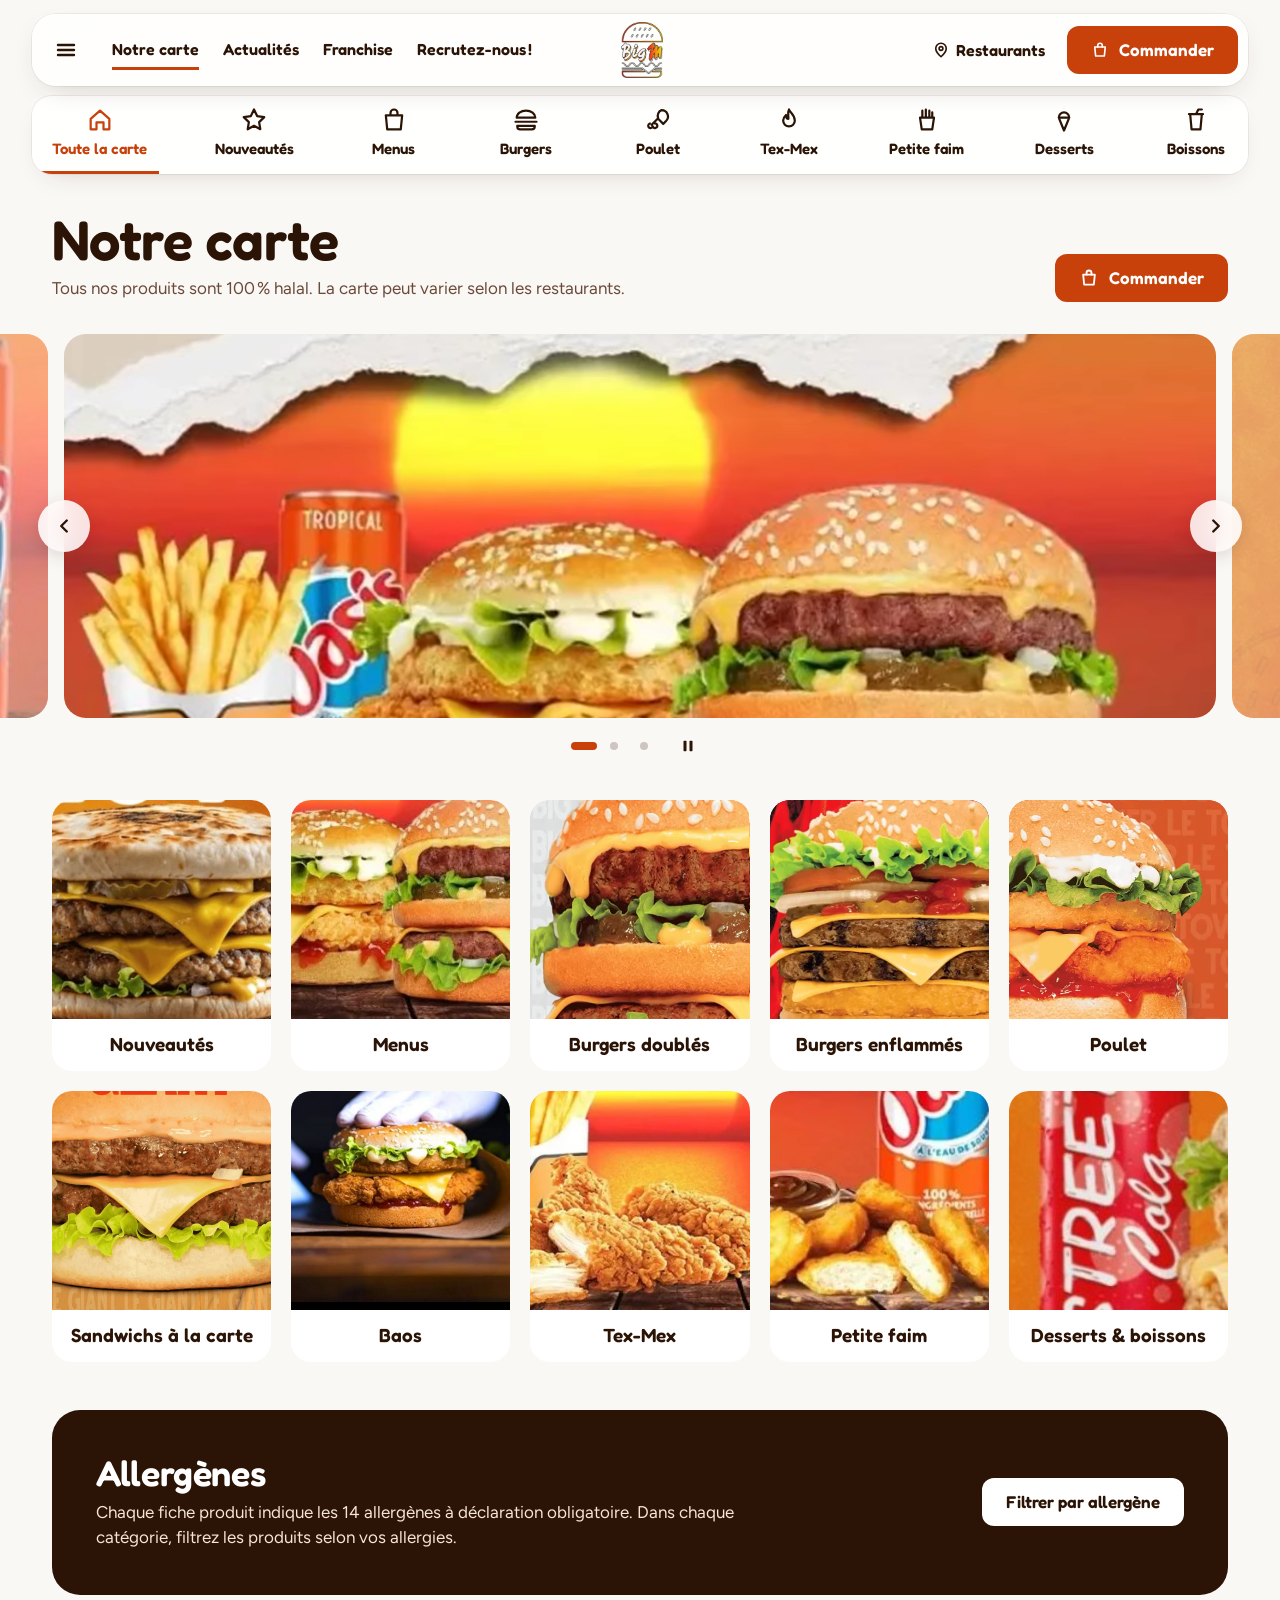
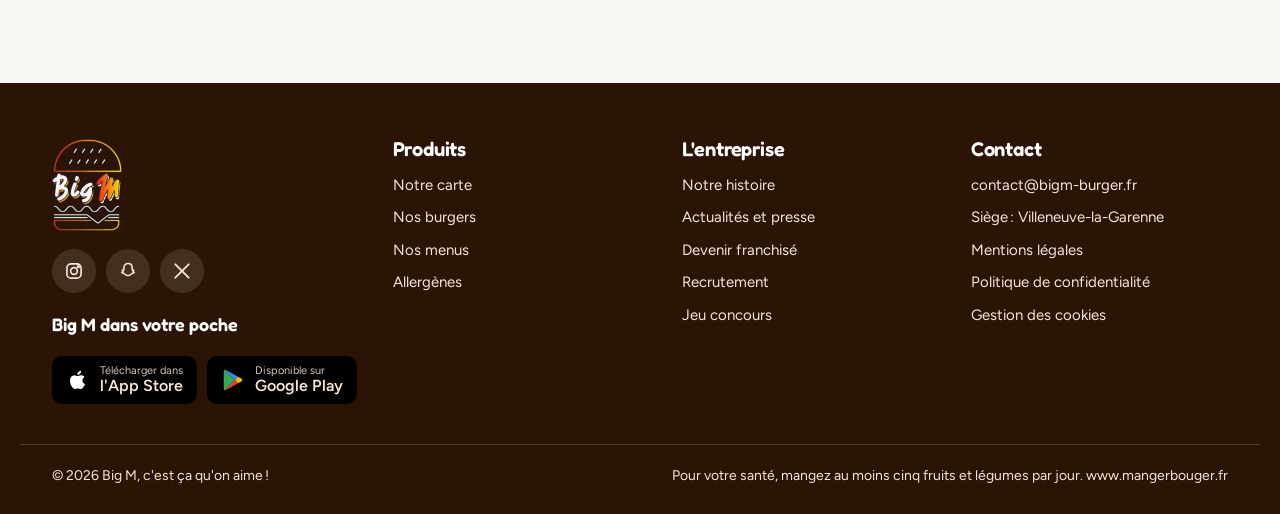
<file: prototype/carte.html>
<!doctype html>
<html lang="fr">
<head>
<meta charset="utf-8">
<meta name="viewport" content="width=device-width, initial-scale=1, viewport-fit=cover">
<title>Notre carte · Big M</title>
<meta name="description" content="La carte Big M : burgers, poulet, tex-mex, petite faim, desserts et boissons, avec les allergènes.">
<script>document.documentElement.classList.add('js')</script>
<link rel="preload" href="assets/fonts/fredoka-latin-600-normal.woff2" as="font" type="font/woff2" crossorigin>
<link rel="stylesheet" href="assets/site.css">
<style>

.cat-tabs { position: sticky; top: 88px; z-index: 40; max-width: 1240px; margin: 10px auto 0; width: calc(100% - 2 * var(--pad)); border-radius: 20px; background: rgba(255, 255, 255, .9); -webkit-backdrop-filter: blur(22px) saturate(180%); backdrop-filter: blur(22px) saturate(180%); box-shadow: 0 0 0 1px rgba(43, 20, 6, .06), 0 10px 28px -16px rgba(43, 20, 6, .25); overflow: hidden; }
@media (prefers-reduced-transparency: reduce) { .cat-tabs { background: #fff; -webkit-backdrop-filter: none; backdrop-filter: none; } }
.cat-tabs ul { display: flex; gap: 4px; overflow-x: auto; scrollbar-width: none; justify-content: space-between; padding-inline: 8px; max-width: none; }
.cat-tabs ul::-webkit-scrollbar { display: none; }
.cat-tabs a { display: flex; flex-direction: column; align-items: center; gap: 4px; padding: 10px 12px 10px; min-width: 88px; text-decoration: none; font-family: var(--display); font-weight: 600; font-size: 15px; white-space: nowrap; color: var(--ink); border-bottom: 3px solid transparent; transition: color .18s ease, border-color .18s ease; }
.cat-tabs a:hover { color: var(--btn); }
.cat-tabs a[aria-current="page"] { color: var(--btn); border-color: var(--btn); }
.cat-tabs svg { width: 28px; height: 28px; }
@media (max-width: 960px) { .cat-tabs ul { justify-content: flex-start; } }
@media (max-width: 760px) { .cat-tabs { top: 76px; width: calc(100% - 20px); border-radius: 18px; } .cat-tabs a { min-width: 76px; padding: 8px 10px 10px; font-size: 14px; } .cat-tabs svg { width: 24px; height: 24px; } }

.carte-head { padding-block: 36px 24px; display: flex; justify-content: space-between; align-items: flex-end; gap: 16px; flex-wrap: wrap; }
.carte-head h1 { font-size: clamp(36px, 4.4vw, 56px); }
.carte-head p { color: var(--muted); margin-top: 8px; }
.cat-grid { display: grid; grid-template-columns: repeat(5, minmax(0, 1fr)); gap: 20px; }
.cat-grid .tile { scroll-margin-top: 200px; }
.allergy-band { margin-top: 48px; background: var(--ink); color: #fff; border-radius: 28px; padding: clamp(24px, 4vw, 44px); display: flex; justify-content: space-between; align-items: center; gap: 24px; flex-wrap: wrap; }
.allergy-band h2 { font-size: clamp(26px, 2.8vw, 36px); color: #fff; }
.allergy-band p { max-width: 60ch; margin-top: 8px; color: #f6e4d6; }
@media (max-width: 960px) { .cat-grid { grid-template-columns: repeat(2, minmax(0, 1fr)); gap: 14px; } }

</style>
</head>
<body>
<header class="header">
  <div class="header__inner">
    <div class="header__left">
      <button class="burger" type="button" data-open-drawer aria-expanded="false" aria-controls="drawer" aria-label="Ouvrir le menu"><svg viewBox="0 0 24 24" fill="none" stroke="currentColor" stroke-width="2.4" stroke-linecap="round" aria-hidden="true"><path d="M4 7h16M4 12h16M4 17h16"/></svg></button>
      <nav class="header__nav" aria-label="Navigation principale">
        <a href="carte.html" aria-current="page">Notre carte</a>
        <a href="index.html#actus">Actualités</a>
        <a href="index.html#franchise">Franchise</a>
        <a href="index.html#recrutement">Recrutez-nous&#8239;!</a>
      </nav>
    </div>
    <a class="header__logo" href="index.html" aria-label="Big M, accueil"><img src="assets/img/logo.webp" alt="Big M" width="273" height="352"></a>
    <div class="header__right">
      <a class="hide-sm" href="index.html#restaurants"><svg viewBox="0 0 24 24" fill="none" stroke="currentColor" stroke-width="2.2" stroke-linecap="round" stroke-linejoin="round" aria-hidden="true"><path d="M12 21s-7-6.2-7-11a7 7 0 0 1 14 0c0 4.8-7 11-7 11z"/><circle cx="12" cy="10" r="2.5"/></svg>Restaurants</a>
      <a class="btn" href="index.html#appli"><svg viewBox="0 0 24 24" fill="none" stroke="currentColor" stroke-width="2.2" stroke-linecap="round" stroke-linejoin="round" aria-hidden="true"><path d="M5 8h14l-1.2 12H6.2L5 8z"/><path d="M9 8V6a3 3 0 0 1 6 0v2"/></svg>Commander</a>
    </div>
  </div>
</header>
<div class="drawer" id="drawer" data-open="false" role="dialog" aria-modal="true" aria-label="Menu">
  <div class="drawer__scrim" data-close-drawer></div>
  <nav class="drawer__panel" aria-label="Menu">
    <button class="drawer__close" type="button" data-close-drawer aria-label="Fermer le menu"><svg width="24" height="24" viewBox="0 0 24 24" fill="none" stroke="currentColor" stroke-width="2.4" stroke-linecap="round" aria-hidden="true"><path d="M6 6l12 12M18 6L6 18"/></svg></button>
    <a href="index.html">Accueil</a>
    <a href="carte.html">Notre carte</a>
    <a href="index.html#restaurants">Nos restaurants</a>
    <a href="index.html#actus">Actualités</a>
    <a href="index.html#franchise">Devenir franchisé</a>
    <a href="index.html#recrutement">Recrutez-nous&#8239;!</a>
    <a href="index.html#legendes">Jeu concours</a>
  </nav>
</div>
<nav class="cat-tabs" aria-label="Catégories de la carte"><ul class="container"><li><a href="carte.html" aria-current="page"><svg viewBox="0 0 24 24" fill="none" stroke="currentColor" stroke-width="1.9" stroke-linecap="round" stroke-linejoin="round" aria-hidden="true"><path d="M4 11l8-7 8 7v9h-5v-6H9v6H4z"/></svg>Toute la carte</a></li><li><a href="carte.html#nouveautes"><svg viewBox="0 0 24 24" fill="none" stroke="currentColor" stroke-width="1.9" stroke-linecap="round" stroke-linejoin="round" aria-hidden="true"><path d="M12 3l2.7 5.6 6.1.9-4.4 4.3 1 6.1L12 17l-5.4 2.9 1-6.1L3.2 9.5l6.1-.9z"/></svg>Nouveautés</a></li><li><a href="carte.html#menus"><svg viewBox="0 0 24 24" fill="none" stroke="currentColor" stroke-width="1.9" stroke-linecap="round" stroke-linejoin="round" aria-hidden="true"><path d="M5 8h14l-1.2 12H6.2L5 8z M9 8V6a3 3 0 0 1 6 0v2"/></svg>Menus</a></li><li><a href="categorie.html"><svg viewBox="0 0 24 24" fill="none" stroke="currentColor" stroke-width="1.9" stroke-linecap="round" stroke-linejoin="round" aria-hidden="true"><path d="M4 10a8 6 0 0 1 16 0z M3 13.5h18 M4.5 17h15v.5a2.5 2.5 0 0 1-2.5 2.5H7a2.5 2.5 0 0 1-2.5-2.5z"/></svg>Burgers</a></li><li><a href="carte.html#poulet"><svg viewBox="0 0 24 24" fill="none" stroke="currentColor" stroke-width="1.9" stroke-linecap="round" stroke-linejoin="round" aria-hidden="true"><path d="M15 3.5a5.5 5.5 0 0 1 3.9 9.4l-2.4 2.4-4.6-4.6.2-.3A5.5 5.5 0 0 1 15 3.5z M11.9 10.7 6.5 16.1 M5 15a2 2 0 1 0 2.5 2.5 2 2 0 1 0 1.5-2.6"/></svg>Poulet</a></li><li><a href="carte.html#tex-mex"><svg viewBox="0 0 24 24" fill="none" stroke="currentColor" stroke-width="1.9" stroke-linecap="round" stroke-linejoin="round" aria-hidden="true"><path d="M12 3c1 3 5 4.5 5 9.5a5 5 0 0 1-10 0c0-2.3 1.2-3.7 2.4-4.8 0 2 .9 3.3 2.1 3.3 0-3.3-.9-5.4.5-8z"/></svg>Tex-Mex</a></li><li><a href="carte.html#petite-faim"><svg viewBox="0 0 24 24" fill="none" stroke="currentColor" stroke-width="1.9" stroke-linecap="round" stroke-linejoin="round" aria-hidden="true"><path d="M6 10h12l-1.5 10h-9z M8 10V4 M11 10V3 M14 10V4 M16.5 10V5.5"/></svg>Petite faim</a></li><li><a href="carte.html#desserts"><svg viewBox="0 0 24 24" fill="none" stroke="currentColor" stroke-width="1.9" stroke-linecap="round" stroke-linejoin="round" aria-hidden="true"><path d="M7.5 10a4.5 4.5 0 0 1 9 0z M7.5 10 12 21l4.5-11"/></svg>Desserts</a></li><li><a href="carte.html#boissons"><svg viewBox="0 0 24 24" fill="none" stroke="currentColor" stroke-width="1.9" stroke-linecap="round" stroke-linejoin="round" aria-hidden="true"><path d="M7 7h10l-1.2 13H8.2z M6 7h12 M12 7l2-4h3"/></svg>Boissons</a></li></ul></nav>
<main class="container">
  <div class="carte-head">
    <div><h1>Notre carte</h1><p>Tous nos produits sont 100&#8239;% halal. La carte peut varier selon les restaurants.</p></div>
    <a class="btn" href="index.html#appli"><svg viewBox="0 0 24 24" fill="none" stroke="currentColor" stroke-width="2.2" stroke-linecap="round" stroke-linejoin="round" aria-hidden="true"><path d="M5 8h14l-1.2 12H6.2L5 8z"/><path d="M9 8V6a3 3 0 0 1 6 0v2"/></svg>Commander</a>
  </div>
</main>
<section aria-label="Offres du moment" style="margin-bottom: 32px"><div class="hs hs--banner" data-hs data-interval="5000" aria-roledescription="carrousel" aria-label="Offres du moment">
  <div class="hs__viewport">
    <div class="hs__track"><div class="hs__slide"><a href="categorie.html" draggable="false"><video class="hs__media" data-src="assets/video/banner-doubles.mp4" poster="assets/video/banner-doubles-poster.jpg" muted playsinline preload="none" aria-label="Menu Doublés : deux burgers, frites et boisson" style="object-position:50% 50%"></video></a></div><div class="hs__slide"><a href="carte.html#boissons" draggable="false"><img class="hs__media" src="assets/img/b-street-cola.jpg" alt="Le Street Cola de Big M" style="object-position:50% 50%" draggable="false"></a></div><div class="hs__slide"><a href="carte.html#tex-mex" draggable="false"><img class="hs__media" src="assets/img/b-offre-texmex.jpg" alt="Nos Tex-Mex" style="object-position:50% 55%" draggable="false"></a></div></div>
    <button class="hs__arrow hs__arrow--prev" type="button" aria-label="Diapositive précédente"><svg width="22" height="22" viewBox="0 0 24 24" fill="none" stroke="currentColor" stroke-width="2.6" stroke-linecap="round" stroke-linejoin="round" aria-hidden="true"><path d="M15 6l-6 6 6 6"/></svg></button>
    <button class="hs__arrow hs__arrow--next" type="button" aria-label="Diapositive suivante"><svg width="22" height="22" viewBox="0 0 24 24" fill="none" stroke="currentColor" stroke-width="2.6" stroke-linecap="round" stroke-linejoin="round" aria-hidden="true"><path d="M9 6l6 6-6 6"/></svg></button>
  </div>
  <div class="hs__bar"><div class="hs__dots"></div><button class="hs__pause" type="button"></button></div>
</div></section>
<main class="container">
  <div class="cat-grid">
    <a class="tile" id="nouveautes" href="produit.html" data-reveal style="--i:0"><div class="tile__img"><img src="assets/img/p-smashnaan.jpg" alt="" width="600" height="600" loading="lazy"></div><span class="tile__label">Nouveautés</span></a><a class="tile" id="menus" href="categorie.html" data-reveal style="--i:1"><div class="tile__img"><img src="assets/img/p-menus.jpg" alt="" width="600" height="600" loading="lazy"></div><span class="tile__label">Menus</span></a><a class="tile has-video" id="burgers" href="categorie.html" data-reveal style="--i:2"><div class="tile__img"><img src="assets/img/p-bigm.jpg" alt="" width="600" height="600" loading="lazy"><video data-tile-video data-src="assets/video/tile-bigm.mp4" muted loop playsinline preload="none" aria-hidden="true"></video></div><span class="tile__label">Burgers doublés</span></a><a class="tile has-video" id="enflammes" href="categorie.html" data-reveal style="--i:3"><div class="tile__img"><img src="assets/img/p-jumbo.jpg" alt="" width="600" height="600" loading="lazy"><video data-tile-video data-src="assets/video/tile-jumbo.mp4" muted loop playsinline preload="none" aria-hidden="true"></video></div><span class="tile__label">Burgers enflammés</span></a><a class="tile has-video" id="poulet" href="categorie.html#poulet" data-reveal style="--i:4"><div class="tile__img"><img src="assets/img/p-tower.jpg" alt="" width="600" height="600" loading="lazy"><video data-tile-video data-src="assets/video/tile-tower.mp4" muted loop playsinline preload="none" aria-hidden="true"></video></div><span class="tile__label">Poulet</span></a><a class="tile" id="sandwichs" href="categorie.html" data-reveal style="--i:0"><div class="tile__img"><img src="assets/img/p-giant.jpg" alt="" width="600" height="600" loading="lazy"></div><span class="tile__label">Sandwichs à la carte</span></a><a class="tile" id="baos" href="categorie.html" data-reveal style="--i:1"><div class="tile__img"><img src="assets/img/p-chicken.jpg" alt="" width="600" height="600" loading="lazy"></div><span class="tile__label">Baos</span></a><a class="tile" id="tex-mex" href="categorie.html" data-reveal style="--i:2"><div class="tile__img"><img src="assets/img/p-tenders.jpg" alt="" width="600" height="600" loading="lazy"></div><span class="tile__label">Tex-Mex</span></a><a class="tile" id="petite-faim" href="categorie.html" data-reveal style="--i:3"><div class="tile__img"><img src="assets/img/p-nuggets.jpg" alt="" width="600" height="600" loading="lazy"></div><span class="tile__label">Petite faim</span></a><a class="tile" id="boissons" href="categorie.html" data-reveal style="--i:4"><div class="tile__img"><img src="assets/img/p-streetcola.jpg" alt="" width="600" height="600" loading="lazy"></div><span class="tile__label">Desserts &amp; boissons</span></a>
  </div>
  <section class="allergy-band" aria-labelledby="t-allerg" data-reveal>
    <div><h2 id="t-allerg">Allergènes</h2><p>Chaque fiche produit indique les 14 allergènes à déclaration obligatoire. Dans chaque catégorie, filtrez les produits selon vos allergies.</p></div>
    <a class="btn btn--light" href="categorie.html#allergenes">Filtrer par allergène</a>
  </section>
</main>
<nav class="tabbar" aria-label="Navigation rapide">
  <div class="tabbar__bar">
    <a class="tabbar__item" href="index.html"><svg viewBox="0 0 24 24" fill="none" stroke="currentColor" stroke-width="2" stroke-linecap="round" stroke-linejoin="round" aria-hidden="true"><path class="tabbar__ico" d="M4 11l8-7 8 7v9h-5v-6H9v6H4z"/></svg>Accueil</a>
    <a class="tabbar__item" href="carte.html" aria-current="page"><svg viewBox="0 0 24 24" fill="none" stroke="currentColor" stroke-width="2" stroke-linecap="round" stroke-linejoin="round" aria-hidden="true"><path class="tabbar__ico" d="M4 10a8 6 0 0 1 16 0z M3 13.5h18 M4.5 17h15v.5a2.5 2.5 0 0 1-2.5 2.5H7a2.5 2.5 0 0 1-2.5-2.5z"/></svg>La carte</a>
    <a class="tabbar__fab" href="index.html#appli" aria-label="Commander"><img src="assets/img/logo.webp" alt="" width="273" height="352"></a>
    <a class="tabbar__item" href="index.html#restaurants"><svg viewBox="0 0 24 24" fill="none" stroke="currentColor" stroke-width="2" stroke-linecap="round" stroke-linejoin="round" aria-hidden="true"><path class="tabbar__ico" d="M12 21s-7-6.2-7-11a7 7 0 0 1 14 0c0 4.8-7 11-7 11z M12 12.5a2.5 2.5 0 1 0 0-5 2.5 2.5 0 0 0 0 5z"/></svg>Restos</a>
    <button class="tabbar__item" type="button" data-open-drawer aria-controls="drawer" aria-expanded="false"><svg viewBox="0 0 24 24" fill="none" stroke="currentColor" stroke-width="2" stroke-linecap="round" stroke-linejoin="round" aria-hidden="true"><path class="tabbar__ico" d="M4 7h16M4 12h16M4 17h16"/></svg>Plus</button>
    <span class="tabbar__label" aria-hidden="true">Commander</span>
  </div>
</nav>
<footer class="footer">
  <div class="container footer__top">
    <div class="footer__brand">
      <img src="assets/img/logo.webp" alt="Big M" width="273" height="352" loading="lazy">
      <div class="footer__social">
        <a href="https://www.instagram.com/bigm_officiel/" aria-label="Instagram"><svg viewBox="0 0 24 24" fill="none" stroke="currentColor" stroke-width="2" aria-hidden="true"><rect x="3.5" y="3.5" width="17" height="17" rx="5"/><circle cx="12" cy="12" r="4"/><circle cx="17.2" cy="6.8" r="1" fill="currentColor"/></svg></a>
        <a href="https://www.snapchat.com/add/bigm.officiel" aria-label="Snapchat"><svg viewBox="0 0 24 24" fill="none" stroke="currentColor" stroke-width="1.9" stroke-linejoin="round" aria-hidden="true"><path d="M12 3c3 0 5 2.2 5 5.2v2.3l1.8.6-.9 1.6 1.6 1.2c-1.4.9-3 .9-3.7 1.9-.5.8-1.3 1.7-3.8 1.7s-3.3-.9-3.8-1.7c-.7-1-2.3-1-3.7-1.9l1.6-1.2-.9-1.6 1.8-.6V8.2C7 5.2 9 3 12 3z"/></svg></a>
        <a href="https://twitter.com/BigM_officiel" aria-label="X"><svg viewBox="0 0 24 24" fill="none" stroke="currentColor" stroke-width="2.2" stroke-linecap="round" aria-hidden="true"><path d="M4 4l16 16M20 4L4 20"/></svg></a>
      </div>
      <p style="font-family: var(--display); font-weight: 600; font-size: 18px; color: #fff">Big M dans votre poche</p>
      <div class="stores">
  <a class="store" href="https://apps.apple.com/fr/app/big-m/id6444707190"><svg viewBox="0 0 24 24" fill="#fff" aria-hidden="true"><path d="M16.4 12.6c0-2.4 2-3.5 2-3.6-1.1-1.6-2.8-1.8-3.4-1.8-1.4-.1-2.8.9-3.5.9s-1.8-.9-3-.8C7 7.3 5.6 8.2 4.8 9.6c-1.6 2.8-.4 6.9 1.1 9.2.8 1.1 1.7 2.3 2.9 2.3s1.6-.7 3-.7 1.8.7 3 .7c1.3 0 2.1-1.1 2.8-2.3.9-1.3 1.3-2.5 1.3-2.6 0 0-2.5-1-2.5-3.6zM14.1 5.6c.6-.8 1.1-1.8 1-2.9-.9 0-2.1.6-2.7 1.4-.6.7-1.1 1.8-1 2.8 1 .1 2.1-.5 2.7-1.3z"/></svg><span><small>Télécharger dans</small><b>l'App Store</b></span></a>
  <a class="store" href="https://play.google.com/store/apps/details?id=com.dishop.big&amp;gl=FR"><svg viewBox="0 0 24 26" aria-hidden="true"><path d="M3 2l11 11L3 24c-.6-.3-1-.9-1-1.6V3.6C2 2.9 2.4 2.3 3 2z" fill="#34A853"/><path d="M14 13l3.5-3.5 3.6 2c1.2.7 1.2 2.3 0 3l-3.6 2L14 13z" fill="#FBBC04"/><path d="M3 2c.4-.2 1-.2 1.5.1l13 7.4L14 13 3 2z" fill="#4285F4"/><path d="M3 24l11-11 3.5 3.5-13 7.4c-.5.3-1.1.3-1.5.1z" fill="#EA4335"/></svg><span><small>Disponible sur</small><b>Google Play</b></span></a>
</div>
    </div>
    <div>
      <h3>Produits</h3>
      <ul>
        <li><a href="carte.html">Notre carte</a></li>
        <li><a href="categorie.html">Nos burgers</a></li>
        <li><a href="carte.html">Nos menus</a></li>
        <li><a href="categorie.html#allergenes">Allergènes</a></li>
      </ul>
    </div>
    <div>
      <h3>L'entreprise</h3>
      <ul>
        <li><a href="index.html#legendes">Notre histoire</a></li>
        <li><a href="index.html#actus">Actualités et presse</a></li>
        <li><a href="index.html#franchise">Devenir franchisé</a></li>
        <li><a href="index.html#recrutement">Recrutement</a></li>
        <li><a href="index.html#legendes">Jeu concours</a></li>
      </ul>
    </div>
    <div>
      <h3>Contact</h3>
      <ul>
        <li><a href="mailto:contact@bigm-burger.fr">contact@bigm-burger.fr</a></li>
        <li>Siège&#8239;: Villeneuve-la-Garenne</li>
        <li><a href="#">Mentions légales</a></li>
        <li><a href="#">Politique de confidentialité</a></li>
        <li><a href="#">Gestion des cookies</a></li>
      </ul>
    </div>
  </div>
  <div class="container footer__bottom">
    <span>© 2026 Big M, c'est ça qu'on aime&#8239;!</span>
    <span>Pour votre santé, mangez au moins cinq fruits et légumes par jour. www.mangerbouger.fr</span>
  </div>
</footer>
<script src="assets/site.js"></script>
</body>
</html>
</file>
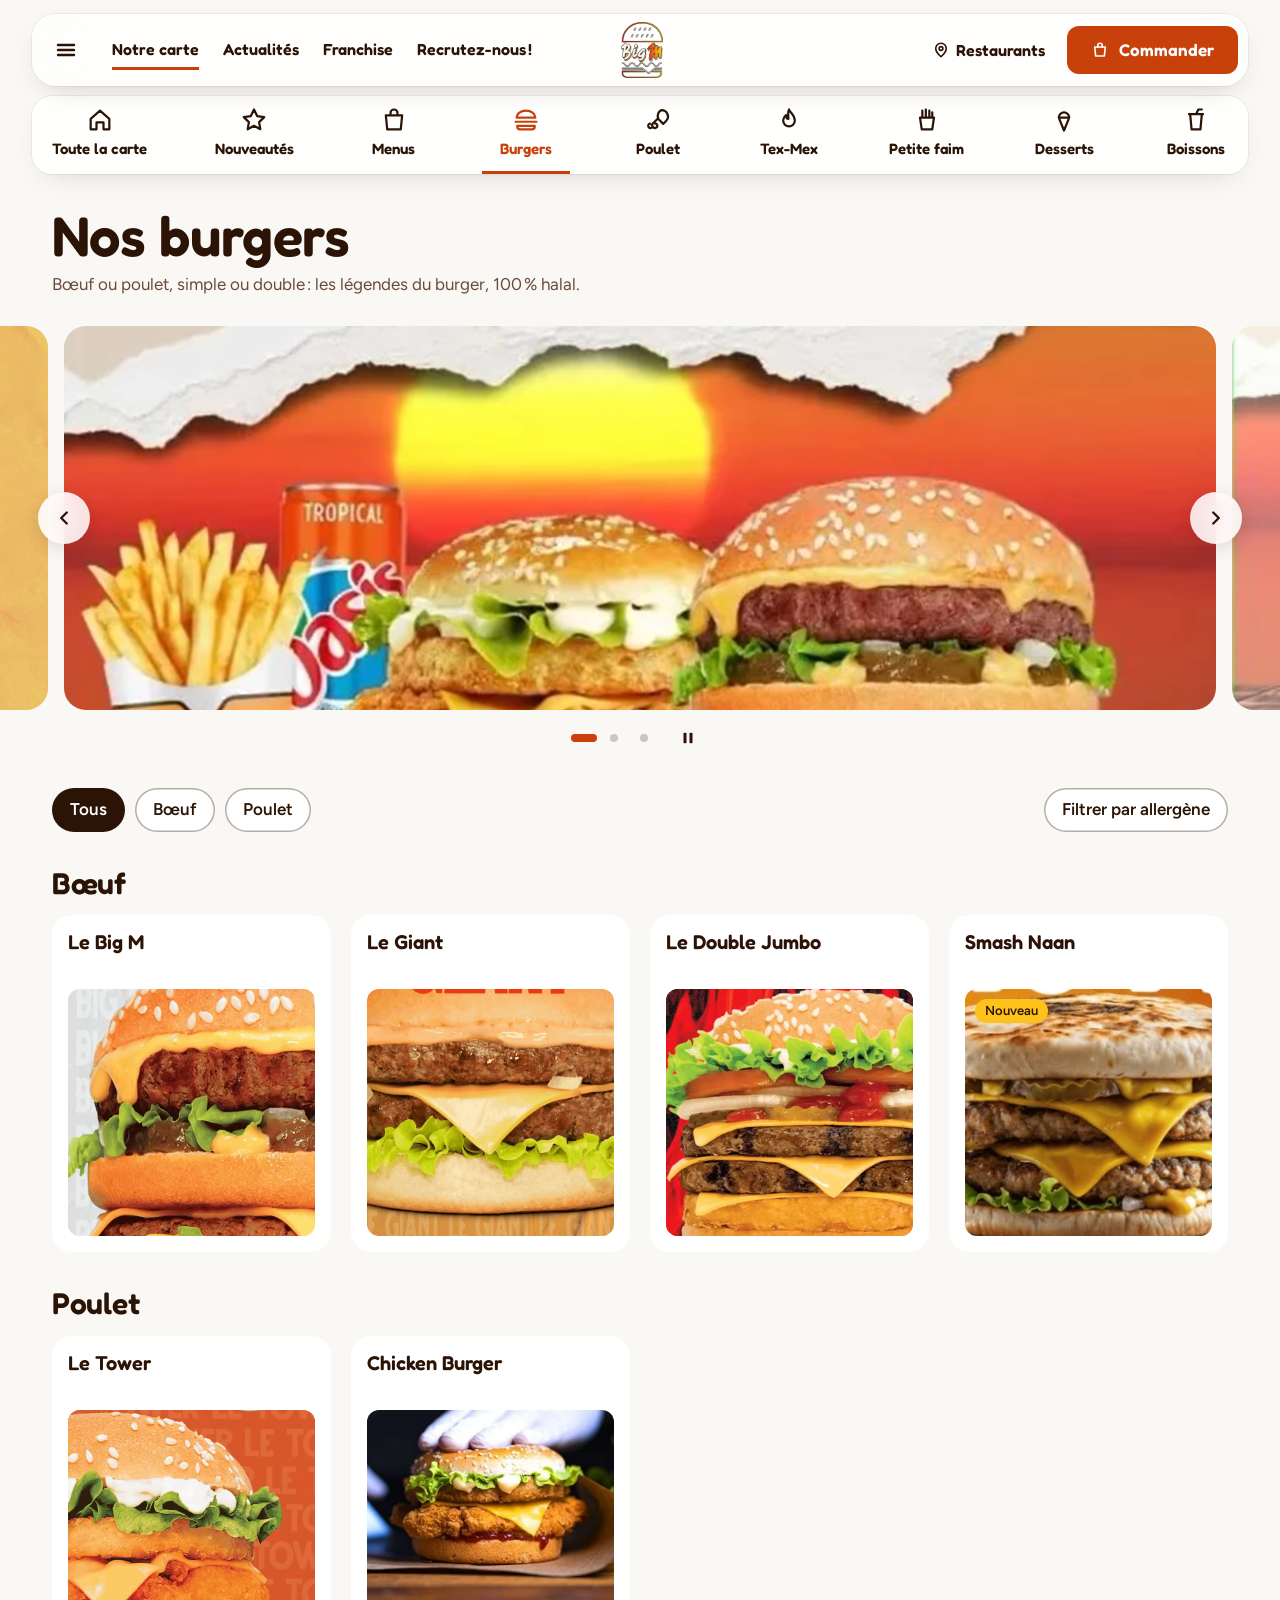
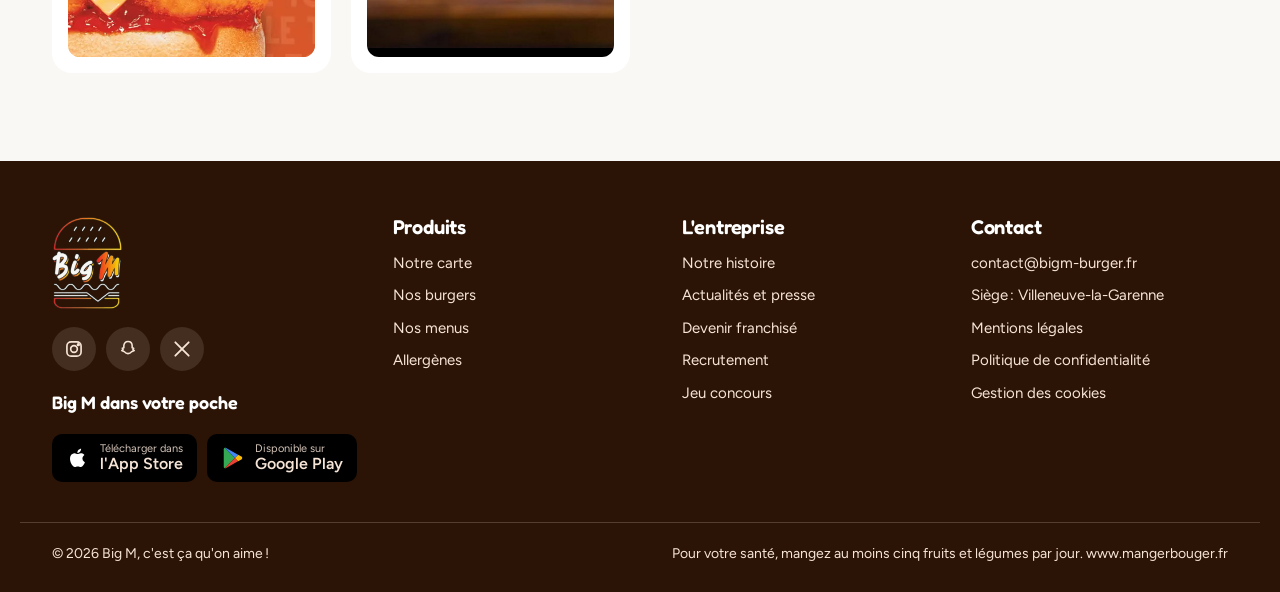
<file: prototype/categorie.html>
<!doctype html>
<html lang="fr">
<head>
<meta charset="utf-8">
<meta name="viewport" content="width=device-width, initial-scale=1, viewport-fit=cover">
<title>Nos burgers · Big M</title>
<meta name="description" content="Les burgers Big M, bœuf ou poulet, avec filtre par allergène.">
<script>document.documentElement.classList.add('js')</script>
<link rel="preload" href="assets/fonts/fredoka-latin-600-normal.woff2" as="font" type="font/woff2" crossorigin>
<link rel="stylesheet" href="assets/site.css">
<style>

.cat-tabs { position: sticky; top: 88px; z-index: 40; max-width: 1240px; margin: 10px auto 0; width: calc(100% - 2 * var(--pad)); border-radius: 20px; background: rgba(255, 255, 255, .9); -webkit-backdrop-filter: blur(22px) saturate(180%); backdrop-filter: blur(22px) saturate(180%); box-shadow: 0 0 0 1px rgba(43, 20, 6, .06), 0 10px 28px -16px rgba(43, 20, 6, .25); overflow: hidden; }
@media (prefers-reduced-transparency: reduce) { .cat-tabs { background: #fff; -webkit-backdrop-filter: none; backdrop-filter: none; } }
.cat-tabs ul { display: flex; gap: 4px; overflow-x: auto; scrollbar-width: none; justify-content: space-between; padding-inline: 8px; max-width: none; }
.cat-tabs ul::-webkit-scrollbar { display: none; }
.cat-tabs a { display: flex; flex-direction: column; align-items: center; gap: 4px; padding: 10px 12px 10px; min-width: 88px; text-decoration: none; font-family: var(--display); font-weight: 600; font-size: 15px; white-space: nowrap; color: var(--ink); border-bottom: 3px solid transparent; transition: color .18s ease, border-color .18s ease; }
.cat-tabs a:hover { color: var(--btn); }
.cat-tabs a[aria-current="page"] { color: var(--btn); border-color: var(--btn); }
.cat-tabs svg { width: 28px; height: 28px; }
@media (max-width: 960px) { .cat-tabs ul { justify-content: flex-start; } }
@media (max-width: 760px) { .cat-tabs { top: 76px; width: calc(100% - 20px); border-radius: 18px; } .cat-tabs a { min-width: 76px; padding: 8px 10px 10px; font-size: 14px; } .cat-tabs svg { width: 24px; height: 24px; } }

.carte-head { padding-block: 32px 20px; }
.carte-head h1 { font-size: clamp(36px, 4.4vw, 56px); }
.carte-head p { color: var(--muted); margin-top: 8px; }
.filters { margin-top: 28px; }
.cat-banner { margin-top: 28px; border-radius: 28px; overflow: hidden; position: relative; aspect-ratio: 1240 / 360; background: var(--orange); }
.cat-banner img { position: absolute; right: 0; top: 0; height: 100%; width: 56%; object-fit: cover; object-position: 50% 85%; }
.cat-banner__text { position: relative; z-index: 1; height: 100%; display: flex; flex-direction: column; justify-content: center; gap: 10px; padding: 0 clamp(24px, 4vw, 52px); max-width: 42%; }
.cat-banner h1 { font-size: clamp(36px, 5vw, 68px); color: #fff; }
.cat-banner p { font-size: 18px; color: var(--ink); font-weight: 600; }
.filters { display: flex; justify-content: space-between; align-items: center; gap: 12px; flex-wrap: wrap; margin: 28px 0 8px; }
.chips { display: flex; gap: 10px; flex-wrap: wrap; }
.chip { min-height: 44px; padding: 0 18px; border-radius: 999px; background: #fff; box-shadow: inset 0 0 0 1.5px rgba(43,20,6,.35); font-weight: 600; transition: background-color .18s ease, color .18s ease; }
.chip:hover { background: var(--tile); }
.chip[aria-pressed="true"] { background: var(--ink); color: #fff; box-shadow: none; }
.allergy { background: #fff; border-radius: var(--radius); padding: 22px; margin-top: 14px; display: none; flex-direction: column; gap: 14px; }
.allergy[data-open="true"] { display: flex; }
.allergy h2 { font-size: 22px; }
.allergy .chip[aria-pressed="true"] { background: var(--btn); text-decoration: line-through; }
.allergy small { color: var(--muted); }
.group { margin-top: 36px; }
.group h2 { font-size: 30px; margin-bottom: 16px; }
.products { display: grid; grid-template-columns: repeat(4, minmax(0, 1fr)); gap: 20px; }
.product { background: #fff; border-radius: var(--radius); padding: 16px; display: flex; flex-direction: column; gap: 12px; text-decoration: none; position: relative; transition: transform .2s var(--ease); }
.product:hover { transform: translateY(-3px); }
.product:hover .product__name { color: var(--btn); }
.product__name { font-family: var(--display); font-weight: 600; font-size: 20px; line-height: 1.15; min-height: 2.3em; }
.product__img { aspect-ratio: 1 / 1; border-radius: var(--radius-sm); overflow: hidden; position: relative; }
.product__img img { width: 100%; height: 100%; object-fit: cover; }
.badge { position: absolute; z-index: 1; top: 10px; left: 10px; background: var(--yellow); border-radius: 999px; padding: 2px 10px; font-weight: 600; font-size: 13px; }
.empty { display: none; margin-top: 36px; background: #fff; border-radius: var(--radius); padding: 32px; text-align: center; }
.empty[data-show="true"] { display: block; }
[hidden] { display: none !important; }
@media (max-width: 960px) {
  .cat-banner { aspect-ratio: auto; display: flex; flex-direction: column; }
  .cat-banner img { position: static; width: 100%; height: 200px; }
  .cat-banner__text { max-width: none; padding-block: 24px; order: -1; }
  .products { grid-template-columns: repeat(2, minmax(0, 1fr)); gap: 12px; }
  .product { padding: 12px; }
  .product__name { font-size: 17px; }
}

</style>
</head>
<body>
<header class="header">
  <div class="header__inner">
    <div class="header__left">
      <button class="burger" type="button" data-open-drawer aria-expanded="false" aria-controls="drawer" aria-label="Ouvrir le menu"><svg viewBox="0 0 24 24" fill="none" stroke="currentColor" stroke-width="2.4" stroke-linecap="round" aria-hidden="true"><path d="M4 7h16M4 12h16M4 17h16"/></svg></button>
      <nav class="header__nav" aria-label="Navigation principale">
        <a href="carte.html" aria-current="page">Notre carte</a>
        <a href="index.html#actus">Actualités</a>
        <a href="index.html#franchise">Franchise</a>
        <a href="index.html#recrutement">Recrutez-nous&#8239;!</a>
      </nav>
    </div>
    <a class="header__logo" href="index.html" aria-label="Big M, accueil"><img src="assets/img/logo.webp" alt="Big M" width="273" height="352"></a>
    <div class="header__right">
      <a class="hide-sm" href="index.html#restaurants"><svg viewBox="0 0 24 24" fill="none" stroke="currentColor" stroke-width="2.2" stroke-linecap="round" stroke-linejoin="round" aria-hidden="true"><path d="M12 21s-7-6.2-7-11a7 7 0 0 1 14 0c0 4.8-7 11-7 11z"/><circle cx="12" cy="10" r="2.5"/></svg>Restaurants</a>
      <a class="btn" href="index.html#appli"><svg viewBox="0 0 24 24" fill="none" stroke="currentColor" stroke-width="2.2" stroke-linecap="round" stroke-linejoin="round" aria-hidden="true"><path d="M5 8h14l-1.2 12H6.2L5 8z"/><path d="M9 8V6a3 3 0 0 1 6 0v2"/></svg>Commander</a>
    </div>
  </div>
</header>
<div class="drawer" id="drawer" data-open="false" role="dialog" aria-modal="true" aria-label="Menu">
  <div class="drawer__scrim" data-close-drawer></div>
  <nav class="drawer__panel" aria-label="Menu">
    <button class="drawer__close" type="button" data-close-drawer aria-label="Fermer le menu"><svg width="24" height="24" viewBox="0 0 24 24" fill="none" stroke="currentColor" stroke-width="2.4" stroke-linecap="round" aria-hidden="true"><path d="M6 6l12 12M18 6L6 18"/></svg></button>
    <a href="index.html">Accueil</a>
    <a href="carte.html">Notre carte</a>
    <a href="index.html#restaurants">Nos restaurants</a>
    <a href="index.html#actus">Actualités</a>
    <a href="index.html#franchise">Devenir franchisé</a>
    <a href="index.html#recrutement">Recrutez-nous&#8239;!</a>
    <a href="index.html#legendes">Jeu concours</a>
  </nav>
</div>
<nav class="cat-tabs" aria-label="Catégories de la carte"><ul class="container"><li><a href="carte.html"><svg viewBox="0 0 24 24" fill="none" stroke="currentColor" stroke-width="1.9" stroke-linecap="round" stroke-linejoin="round" aria-hidden="true"><path d="M4 11l8-7 8 7v9h-5v-6H9v6H4z"/></svg>Toute la carte</a></li><li><a href="carte.html#nouveautes"><svg viewBox="0 0 24 24" fill="none" stroke="currentColor" stroke-width="1.9" stroke-linecap="round" stroke-linejoin="round" aria-hidden="true"><path d="M12 3l2.7 5.6 6.1.9-4.4 4.3 1 6.1L12 17l-5.4 2.9 1-6.1L3.2 9.5l6.1-.9z"/></svg>Nouveautés</a></li><li><a href="carte.html#menus"><svg viewBox="0 0 24 24" fill="none" stroke="currentColor" stroke-width="1.9" stroke-linecap="round" stroke-linejoin="round" aria-hidden="true"><path d="M5 8h14l-1.2 12H6.2L5 8z M9 8V6a3 3 0 0 1 6 0v2"/></svg>Menus</a></li><li><a href="categorie.html" aria-current="page"><svg viewBox="0 0 24 24" fill="none" stroke="currentColor" stroke-width="1.9" stroke-linecap="round" stroke-linejoin="round" aria-hidden="true"><path d="M4 10a8 6 0 0 1 16 0z M3 13.5h18 M4.5 17h15v.5a2.5 2.5 0 0 1-2.5 2.5H7a2.5 2.5 0 0 1-2.5-2.5z"/></svg>Burgers</a></li><li><a href="carte.html#poulet"><svg viewBox="0 0 24 24" fill="none" stroke="currentColor" stroke-width="1.9" stroke-linecap="round" stroke-linejoin="round" aria-hidden="true"><path d="M15 3.5a5.5 5.5 0 0 1 3.9 9.4l-2.4 2.4-4.6-4.6.2-.3A5.5 5.5 0 0 1 15 3.5z M11.9 10.7 6.5 16.1 M5 15a2 2 0 1 0 2.5 2.5 2 2 0 1 0 1.5-2.6"/></svg>Poulet</a></li><li><a href="carte.html#tex-mex"><svg viewBox="0 0 24 24" fill="none" stroke="currentColor" stroke-width="1.9" stroke-linecap="round" stroke-linejoin="round" aria-hidden="true"><path d="M12 3c1 3 5 4.5 5 9.5a5 5 0 0 1-10 0c0-2.3 1.2-3.7 2.4-4.8 0 2 .9 3.3 2.1 3.3 0-3.3-.9-5.4.5-8z"/></svg>Tex-Mex</a></li><li><a href="carte.html#petite-faim"><svg viewBox="0 0 24 24" fill="none" stroke="currentColor" stroke-width="1.9" stroke-linecap="round" stroke-linejoin="round" aria-hidden="true"><path d="M6 10h12l-1.5 10h-9z M8 10V4 M11 10V3 M14 10V4 M16.5 10V5.5"/></svg>Petite faim</a></li><li><a href="carte.html#desserts"><svg viewBox="0 0 24 24" fill="none" stroke="currentColor" stroke-width="1.9" stroke-linecap="round" stroke-linejoin="round" aria-hidden="true"><path d="M7.5 10a4.5 4.5 0 0 1 9 0z M7.5 10 12 21l4.5-11"/></svg>Desserts</a></li><li><a href="carte.html#boissons"><svg viewBox="0 0 24 24" fill="none" stroke="currentColor" stroke-width="1.9" stroke-linecap="round" stroke-linejoin="round" aria-hidden="true"><path d="M7 7h10l-1.2 13H8.2z M6 7h12 M12 7l2-4h3"/></svg>Boissons</a></li></ul></nav>
<main class="container">
  <div class="carte-head"><div><h1 id="titre">Nos burgers</h1><p>Bœuf ou poulet, simple ou double&#8239;: les légendes du burger, 100&#8239;% halal.</p></div></div>
</main>
<section aria-label="Offres burgers"><div class="hs hs--banner" data-hs data-interval="5000" aria-roledescription="carrousel" aria-label="Offres burgers">
  <div class="hs__viewport">
    <div class="hs__track"><div class="hs__slide"><a href="categorie.html" draggable="false"><video class="hs__media" data-src="assets/video/banner-doubles.mp4" poster="assets/video/banner-doubles-poster.jpg" muted playsinline preload="none" aria-label="Menu Doublés : deux burgers, frites et boisson" style="object-position:50% 50%"></video></a></div><div class="hs__slide"><a href="produit.html" draggable="false"><img class="hs__media" src="assets/img/b-offre-menu-simple.jpg" alt="Menu Simple : smash naan, frites et boisson" style="object-position:50% 60%" draggable="false"></a></div><div class="hs__slide"><a href="carte.html#boissons" draggable="false"><img class="hs__media" src="assets/img/b-street-cola.jpg" alt="Le Street Cola" style="object-position:50% 50%" draggable="false"></a></div></div>
    <button class="hs__arrow hs__arrow--prev" type="button" aria-label="Diapositive précédente"><svg width="22" height="22" viewBox="0 0 24 24" fill="none" stroke="currentColor" stroke-width="2.6" stroke-linecap="round" stroke-linejoin="round" aria-hidden="true"><path d="M15 6l-6 6 6 6"/></svg></button>
    <button class="hs__arrow hs__arrow--next" type="button" aria-label="Diapositive suivante"><svg width="22" height="22" viewBox="0 0 24 24" fill="none" stroke="currentColor" stroke-width="2.6" stroke-linecap="round" stroke-linejoin="round" aria-hidden="true"><path d="M9 6l6 6-6 6"/></svg></button>
  </div>
  <div class="hs__bar"><div class="hs__dots"></div><button class="hs__pause" type="button"></button></div>
</div></section>
<main class="container">
  <div class="filters" id="allergenes">
    <div class="chips" role="group" aria-label="Filtrer par viande">
      <button class="chip" type="button" data-meat-filter="tous" aria-pressed="true">Tous</button>
      <button class="chip" type="button" data-meat-filter="boeuf" aria-pressed="false">Bœuf</button>
      <button class="chip" type="button" data-meat-filter="poulet" aria-pressed="false">Poulet</button>
    </div>
    <button class="chip" type="button" data-toggle-allergy aria-expanded="false" aria-controls="allergy">Filtrer par allergène</button>
  </div>
  <div class="allergy" id="allergy" data-open="false">
    <h2>Masquer les produits qui contiennent&#8239;:</h2>
    <div class="chips"><button class="chip" type="button" data-allergen="gluten" aria-pressed="false">Gluten</button><button class="chip" type="button" data-allergen="lait" aria-pressed="false">Lait</button><button class="chip" type="button" data-allergen="oeufs" aria-pressed="false">Œufs</button><button class="chip" type="button" data-allergen="moutarde" aria-pressed="false">Moutarde</button><button class="chip" type="button" data-allergen="sesame" aria-pressed="false">Sésame</button><button class="chip" type="button" data-allergen="soja" aria-pressed="false">Soja</button><button class="chip" type="button" data-allergen="celeri" aria-pressed="false">Céleri</button><button class="chip" type="button" data-allergen="poissons" aria-pressed="false">Poissons</button><button class="chip" type="button" data-allergen="crustaces" aria-pressed="false">Crustacés</button><button class="chip" type="button" data-allergen="mollusques" aria-pressed="false">Mollusques</button><button class="chip" type="button" data-allergen="arachides" aria-pressed="false">Arachides</button><button class="chip" type="button" data-allergen="fruitsacoque" aria-pressed="false">Fruits à coque</button><button class="chip" type="button" data-allergen="sulfites" aria-pressed="false">Sulfites</button><button class="chip" type="button" data-allergen="lupin" aria-pressed="false">Lupin</button></div>
    <small>Données d'exemple pour la maquette. Les traces éventuelles sont indiquées sur chaque fiche produit.</small>
  </div>
  <section class="group" data-group="boeuf" aria-labelledby="t-boeuf"><h2 id="t-boeuf">Bœuf</h2><div class="products"><a class="product has-video" href="produit.html" data-meat="boeuf" data-allergens="gluten lait moutarde sesame oeufs" data-reveal style="--i:0"><span class="product__name">Le Big M</span><div class="product__img"><img src="assets/img/p-bigm.jpg" alt="Le Big M" width="600" height="600" loading="lazy"><video data-tile-video data-src="assets/video/tile-bigm.mp4" muted loop playsinline preload="none" aria-hidden="true"></video></div></a><a class="product" href="produit.html" data-meat="boeuf" data-allergens="gluten lait moutarde sesame" data-reveal style="--i:1"><span class="product__name">Le Giant</span><div class="product__img"><img src="assets/img/p-giant.jpg" alt="Le Giant" width="600" height="600" loading="lazy"></div></a><a class="product has-video" href="produit.html" data-meat="boeuf" data-allergens="gluten lait moutarde sesame" data-reveal style="--i:2"><span class="product__name">Le Double Jumbo</span><div class="product__img"><img src="assets/img/p-jumbo.jpg" alt="Le Double Jumbo" width="600" height="600" loading="lazy"><video data-tile-video data-src="assets/video/tile-jumbo.mp4" muted loop playsinline preload="none" aria-hidden="true"></video></div></a><a class="product" href="produit.html" data-meat="boeuf" data-allergens="gluten lait moutarde" data-reveal style="--i:3"><span class="product__name">Smash Naan</span><div class="product__img"><span class="badge">Nouveau</span><img src="assets/img/p-smashnaan.jpg" alt="Smash Naan" width="600" height="600" loading="lazy"></div></a></div></section>
  <section class="group" id="poulet" data-group="poulet" aria-labelledby="t-poulet"><h2 id="t-poulet">Poulet</h2><div class="products"><a class="product has-video" href="produit.html" data-meat="poulet" data-allergens="gluten oeufs lait sesame moutarde" data-reveal style="--i:0"><span class="product__name">Le Tower</span><div class="product__img"><img src="assets/img/p-tower.jpg" alt="Le Tower" width="600" height="600" loading="lazy"><video data-tile-video data-src="assets/video/tile-tower.mp4" muted loop playsinline preload="none" aria-hidden="true"></video></div></a><a class="product" href="produit.html" data-meat="poulet" data-allergens="gluten oeufs lait sesame" data-reveal style="--i:1"><span class="product__name">Chicken Burger</span><div class="product__img"><img src="assets/img/p-chicken.jpg" alt="Chicken Burger" width="600" height="600" loading="lazy"></div></a></div></section>
  <div class="empty" data-empty><h2 style="font-size:26px">Aucun burger ne correspond</h2><p style="margin:8px 0 16px;color:var(--muted)">Retirez un allergène ou changez de filtre.</p><button class="btn" type="button" data-reset>Réinitialiser les filtres</button></div>
</main>
<script>
(() => {
  let meat = 'tous';
  const off = new Set();
  const cards = [...document.querySelectorAll('.product')];
  const groups = [...document.querySelectorAll('[data-group]')];
  const empty = document.querySelector('[data-empty]');
  const label = document.querySelector('[data-toggle-allergy]');
  const apply = () => {
    cards.forEach((c) => {
      const al = c.dataset.allergens.split(' ');
      c.hidden = (meat !== 'tous' && c.dataset.meat !== meat) || al.some((x) => off.has(x));
    });
    let any = false;
    groups.forEach((g) => { const v = [...g.querySelectorAll('.product')].some((c) => !c.hidden); g.hidden = !v; any = any || v; });
    empty.dataset.show = String(!any);
    label.textContent = off.size ? 'Allergènes (' + off.size + ')' : 'Filtrer par allergène';
    label.setAttribute('aria-pressed', String(off.size > 0));
  };
  document.querySelectorAll('[data-meat-filter]').forEach((b) => b.addEventListener('click', () => {
    meat = b.dataset.meatFilter;
    document.querySelectorAll('[data-meat-filter]').forEach((x) => x.setAttribute('aria-pressed', String(x === b)));
    apply();
  }));
  document.querySelectorAll('[data-allergen]').forEach((b) => b.addEventListener('click', () => {
    const k = b.dataset.allergen; off.has(k) ? off.delete(k) : off.add(k);
    b.setAttribute('aria-pressed', String(off.has(k))); apply();
  }));
  const panel = document.getElementById('allergy');
  label.addEventListener('click', () => { const o = panel.dataset.open !== 'true'; panel.dataset.open = String(o); label.setAttribute('aria-expanded', String(o)); });
  document.querySelector('[data-reset]').addEventListener('click', () => {
    meat = 'tous'; off.clear();
    document.querySelectorAll('[data-meat-filter]').forEach((x) => x.setAttribute('aria-pressed', String(x.dataset.meatFilter === 'tous')));
    document.querySelectorAll('[data-allergen]').forEach((x) => x.setAttribute('aria-pressed', 'false'));
    apply();
  });
  if (location.hash === '#allergenes') { panel.dataset.open = 'true'; label.setAttribute('aria-expanded', 'true'); }
})();
</script>
<nav class="tabbar" aria-label="Navigation rapide">
  <div class="tabbar__bar">
    <a class="tabbar__item" href="index.html"><svg viewBox="0 0 24 24" fill="none" stroke="currentColor" stroke-width="2" stroke-linecap="round" stroke-linejoin="round" aria-hidden="true"><path class="tabbar__ico" d="M4 11l8-7 8 7v9h-5v-6H9v6H4z"/></svg>Accueil</a>
    <a class="tabbar__item" href="carte.html" aria-current="page"><svg viewBox="0 0 24 24" fill="none" stroke="currentColor" stroke-width="2" stroke-linecap="round" stroke-linejoin="round" aria-hidden="true"><path class="tabbar__ico" d="M4 10a8 6 0 0 1 16 0z M3 13.5h18 M4.5 17h15v.5a2.5 2.5 0 0 1-2.5 2.5H7a2.5 2.5 0 0 1-2.5-2.5z"/></svg>La carte</a>
    <a class="tabbar__fab" href="index.html#appli" aria-label="Commander"><img src="assets/img/logo.webp" alt="" width="273" height="352"></a>
    <a class="tabbar__item" href="index.html#restaurants"><svg viewBox="0 0 24 24" fill="none" stroke="currentColor" stroke-width="2" stroke-linecap="round" stroke-linejoin="round" aria-hidden="true"><path class="tabbar__ico" d="M12 21s-7-6.2-7-11a7 7 0 0 1 14 0c0 4.8-7 11-7 11z M12 12.5a2.5 2.5 0 1 0 0-5 2.5 2.5 0 0 0 0 5z"/></svg>Restos</a>
    <button class="tabbar__item" type="button" data-open-drawer aria-controls="drawer" aria-expanded="false"><svg viewBox="0 0 24 24" fill="none" stroke="currentColor" stroke-width="2" stroke-linecap="round" stroke-linejoin="round" aria-hidden="true"><path class="tabbar__ico" d="M4 7h16M4 12h16M4 17h16"/></svg>Plus</button>
    <span class="tabbar__label" aria-hidden="true">Commander</span>
  </div>
</nav>
<footer class="footer">
  <div class="container footer__top">
    <div class="footer__brand">
      <img src="assets/img/logo.webp" alt="Big M" width="273" height="352" loading="lazy">
      <div class="footer__social">
        <a href="https://www.instagram.com/bigm_officiel/" aria-label="Instagram"><svg viewBox="0 0 24 24" fill="none" stroke="currentColor" stroke-width="2" aria-hidden="true"><rect x="3.5" y="3.5" width="17" height="17" rx="5"/><circle cx="12" cy="12" r="4"/><circle cx="17.2" cy="6.8" r="1" fill="currentColor"/></svg></a>
        <a href="https://www.snapchat.com/add/bigm.officiel" aria-label="Snapchat"><svg viewBox="0 0 24 24" fill="none" stroke="currentColor" stroke-width="1.9" stroke-linejoin="round" aria-hidden="true"><path d="M12 3c3 0 5 2.2 5 5.2v2.3l1.8.6-.9 1.6 1.6 1.2c-1.4.9-3 .9-3.7 1.9-.5.8-1.3 1.7-3.8 1.7s-3.3-.9-3.8-1.7c-.7-1-2.3-1-3.7-1.9l1.6-1.2-.9-1.6 1.8-.6V8.2C7 5.2 9 3 12 3z"/></svg></a>
        <a href="https://twitter.com/BigM_officiel" aria-label="X"><svg viewBox="0 0 24 24" fill="none" stroke="currentColor" stroke-width="2.2" stroke-linecap="round" aria-hidden="true"><path d="M4 4l16 16M20 4L4 20"/></svg></a>
      </div>
      <p style="font-family: var(--display); font-weight: 600; font-size: 18px; color: #fff">Big M dans votre poche</p>
      <div class="stores">
  <a class="store" href="https://apps.apple.com/fr/app/big-m/id6444707190"><svg viewBox="0 0 24 24" fill="#fff" aria-hidden="true"><path d="M16.4 12.6c0-2.4 2-3.5 2-3.6-1.1-1.6-2.8-1.8-3.4-1.8-1.4-.1-2.8.9-3.5.9s-1.8-.9-3-.8C7 7.3 5.6 8.2 4.8 9.6c-1.6 2.8-.4 6.9 1.1 9.2.8 1.1 1.7 2.3 2.9 2.3s1.6-.7 3-.7 1.8.7 3 .7c1.3 0 2.1-1.1 2.8-2.3.9-1.3 1.3-2.5 1.3-2.6 0 0-2.5-1-2.5-3.6zM14.1 5.6c.6-.8 1.1-1.8 1-2.9-.9 0-2.1.6-2.7 1.4-.6.7-1.1 1.8-1 2.8 1 .1 2.1-.5 2.7-1.3z"/></svg><span><small>Télécharger dans</small><b>l'App Store</b></span></a>
  <a class="store" href="https://play.google.com/store/apps/details?id=com.dishop.big&amp;gl=FR"><svg viewBox="0 0 24 26" aria-hidden="true"><path d="M3 2l11 11L3 24c-.6-.3-1-.9-1-1.6V3.6C2 2.9 2.4 2.3 3 2z" fill="#34A853"/><path d="M14 13l3.5-3.5 3.6 2c1.2.7 1.2 2.3 0 3l-3.6 2L14 13z" fill="#FBBC04"/><path d="M3 2c.4-.2 1-.2 1.5.1l13 7.4L14 13 3 2z" fill="#4285F4"/><path d="M3 24l11-11 3.5 3.5-13 7.4c-.5.3-1.1.3-1.5.1z" fill="#EA4335"/></svg><span><small>Disponible sur</small><b>Google Play</b></span></a>
</div>
    </div>
    <div>
      <h3>Produits</h3>
      <ul>
        <li><a href="carte.html">Notre carte</a></li>
        <li><a href="categorie.html">Nos burgers</a></li>
        <li><a href="carte.html">Nos menus</a></li>
        <li><a href="categorie.html#allergenes">Allergènes</a></li>
      </ul>
    </div>
    <div>
      <h3>L'entreprise</h3>
      <ul>
        <li><a href="index.html#legendes">Notre histoire</a></li>
        <li><a href="index.html#actus">Actualités et presse</a></li>
        <li><a href="index.html#franchise">Devenir franchisé</a></li>
        <li><a href="index.html#recrutement">Recrutement</a></li>
        <li><a href="index.html#legendes">Jeu concours</a></li>
      </ul>
    </div>
    <div>
      <h3>Contact</h3>
      <ul>
        <li><a href="mailto:contact@bigm-burger.fr">contact@bigm-burger.fr</a></li>
        <li>Siège&#8239;: Villeneuve-la-Garenne</li>
        <li><a href="#">Mentions légales</a></li>
        <li><a href="#">Politique de confidentialité</a></li>
        <li><a href="#">Gestion des cookies</a></li>
      </ul>
    </div>
  </div>
  <div class="container footer__bottom">
    <span>© 2026 Big M, c'est ça qu'on aime&#8239;!</span>
    <span>Pour votre santé, mangez au moins cinq fruits et légumes par jour. www.mangerbouger.fr</span>
  </div>
</footer>
<script src="assets/site.js"></script>
</body>
</html>
</file>
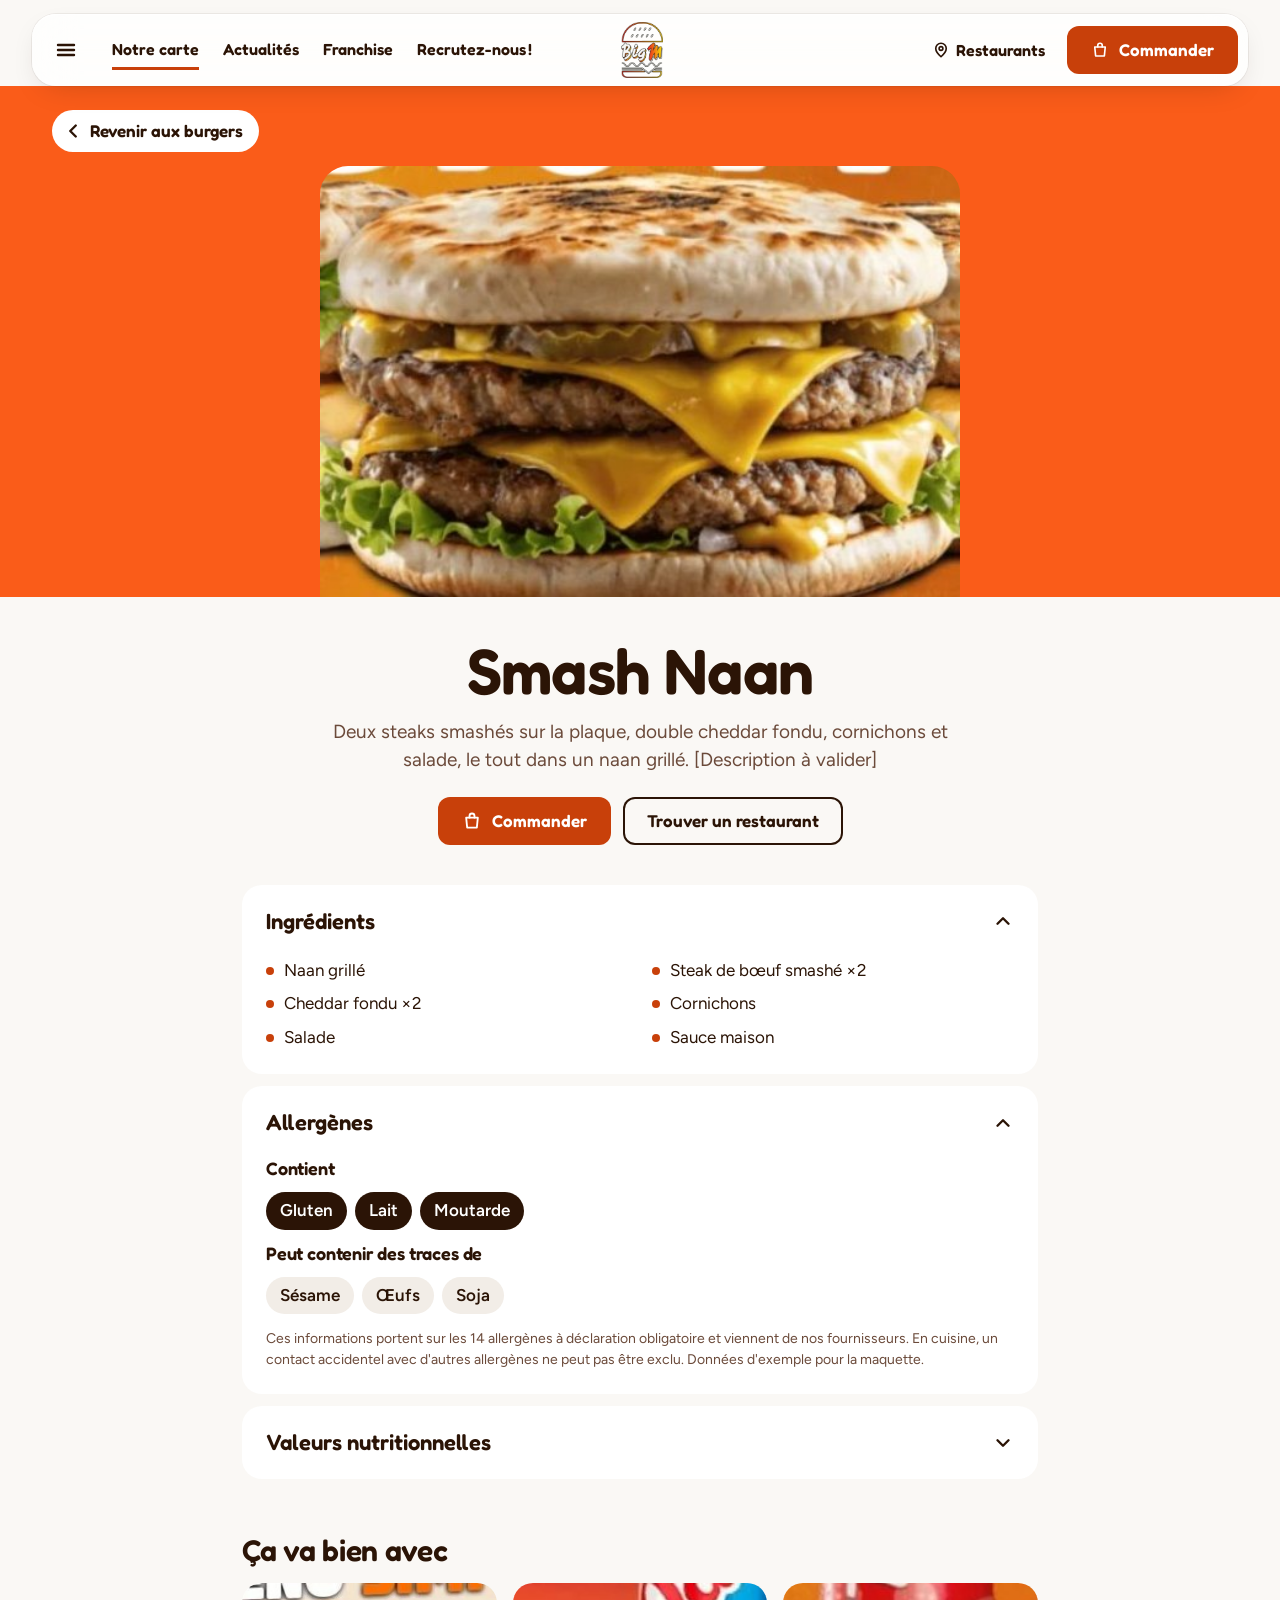
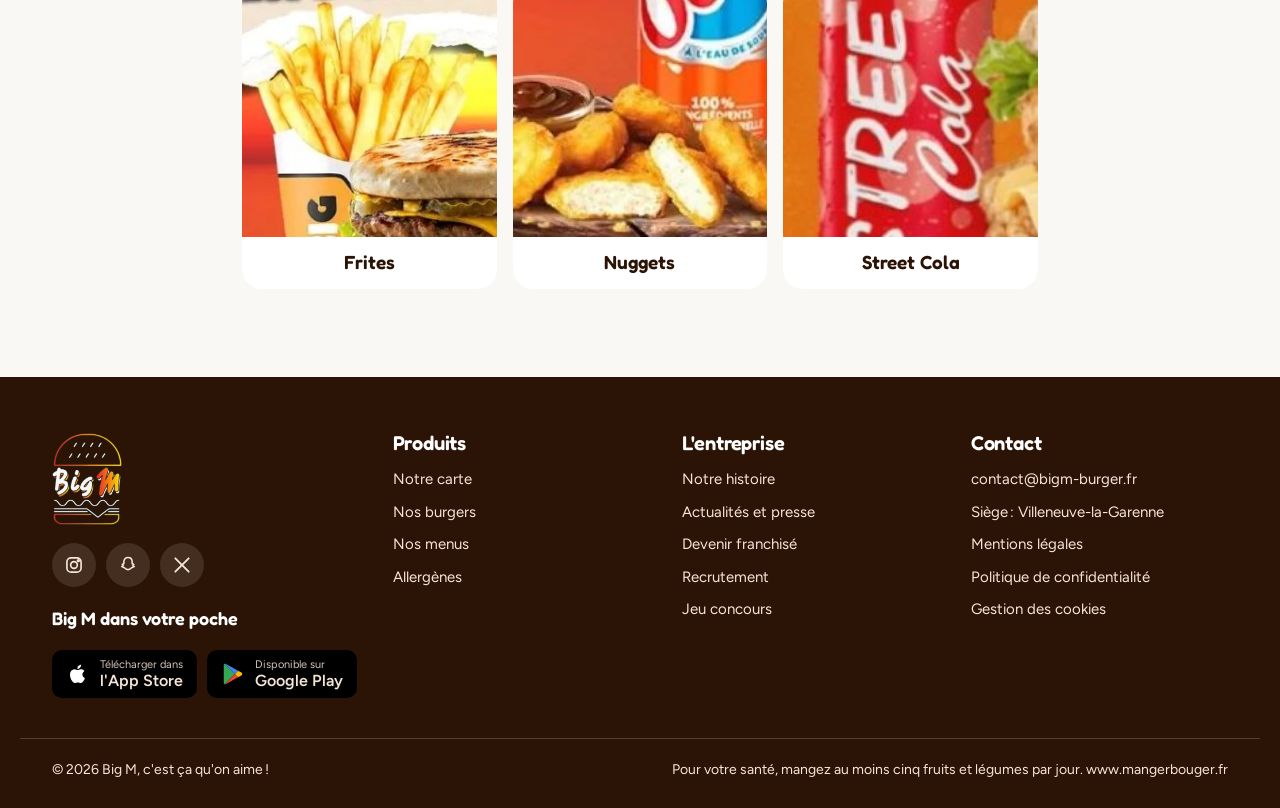
<file: prototype/produit.html>
<!doctype html>
<html lang="fr">
<head>
<meta charset="utf-8">
<meta name="viewport" content="width=device-width, initial-scale=1, viewport-fit=cover">
<title>Smash Naan · Big M</title>
<meta name="description" content="Le Smash Naan : ingrédients, allergènes et valeurs nutritionnelles.">
<script>document.documentElement.classList.add('js')</script>
<link rel="preload" href="assets/fonts/fredoka-latin-600-normal.woff2" as="font" type="font/woff2" crossorigin>
<link rel="stylesheet" href="assets/site.css">
<style>

.p-band { background: var(--orange); }
.p-band__inner { position: relative; display: flex; justify-content: center; padding-block: 28px 0; }
.p-back { position: absolute; left: var(--pad); top: 24px; z-index: 1; display: inline-flex; align-items: center; gap: 6px; background: #fff; border-radius: 999px; padding: 8px 16px 8px 10px; font-family: var(--display); font-weight: 600; text-decoration: none; }
.p-back:hover { background: var(--tile); }
.p-band img { width: min(640px, 100%); aspect-ratio: 520 / 350; object-fit: cover; border-radius: 28px 28px 0 0; margin-top: 52px; }
.p-main { max-width: 860px; margin-inline: auto; padding: 40px var(--pad) 0; text-align: center; display: flex; flex-direction: column; align-items: center; gap: 14px; }
.p-main h1 { font-size: clamp(40px, 5vw, 64px); }
.p-main > p { font-size: 19px; color: var(--muted); max-width: 52ch; }
.p-actions { display: flex; gap: 12px; flex-wrap: wrap; justify-content: center; margin-top: 8px; }
.acc { max-width: 860px; margin: 40px auto 0; padding-inline: var(--pad); display: flex; flex-direction: column; gap: 12px; }
.acc details { background: #fff; border-radius: var(--radius); }
.acc summary { cursor: pointer; list-style: none; display: flex; justify-content: space-between; align-items: center; padding: 20px 24px; font-family: var(--display); font-weight: 600; font-size: 22px; }
.acc summary::-webkit-details-marker { display: none; }
.acc summary svg { transition: transform .2s var(--ease); transform: rotate(90deg); }
.acc details[open] summary svg { transform: rotate(-90deg); }
.acc__body { padding: 0 24px 24px; display: flex; flex-direction: column; gap: 14px; }
.ingredients { display: grid; grid-template-columns: repeat(2, minmax(0, 1fr)); gap: 8px 24px; }
.ingredients li { display: flex; align-items: center; gap: 10px; }
.ingredients li::before { content: ""; width: 8px; height: 8px; border-radius: 50%; background: var(--btn); flex: 0 0 auto; }
.al-list { display: flex; flex-wrap: wrap; gap: 8px; }
.al-list li { border-radius: 999px; padding: 6px 14px; font-weight: 600; background: var(--ink); color: #fff; }
.al-list.traces li { background: var(--tile); color: var(--ink); }
.acc h3 { font-size: 18px; }
.acc small { color: var(--muted); font-size: 14px; }
.acc table { width: 100%; border-collapse: collapse; font-variant-numeric: tabular-nums; }
.acc th, .acc td { padding: 10px 0; border-bottom: 1px solid rgba(43,20,6,.12); text-align: left; }
.acc td + td, .acc th + th { text-align: right; }
.with { max-width: 860px; margin: 56px auto 0; padding-inline: var(--pad); }
.with h2 { font-size: 30px; margin-bottom: 16px; }
.with__grid { display: grid; grid-template-columns: repeat(3, minmax(0, 1fr)); gap: 16px; }
@media (max-width: 700px) { .ingredients { grid-template-columns: 1fr; } .with__grid { grid-template-columns: repeat(2, minmax(0, 1fr)); } .p-back { top: 14px; } .p-band img { margin-top: 56px; } }

</style>
</head>
<body>
<header class="header">
  <div class="header__inner">
    <div class="header__left">
      <button class="burger" type="button" data-open-drawer aria-expanded="false" aria-controls="drawer" aria-label="Ouvrir le menu"><svg viewBox="0 0 24 24" fill="none" stroke="currentColor" stroke-width="2.4" stroke-linecap="round" aria-hidden="true"><path d="M4 7h16M4 12h16M4 17h16"/></svg></button>
      <nav class="header__nav" aria-label="Navigation principale">
        <a href="carte.html" aria-current="page">Notre carte</a>
        <a href="index.html#actus">Actualités</a>
        <a href="index.html#franchise">Franchise</a>
        <a href="index.html#recrutement">Recrutez-nous&#8239;!</a>
      </nav>
    </div>
    <a class="header__logo" href="index.html" aria-label="Big M, accueil"><img src="assets/img/logo.webp" alt="Big M" width="273" height="352"></a>
    <div class="header__right">
      <a class="hide-sm" href="index.html#restaurants"><svg viewBox="0 0 24 24" fill="none" stroke="currentColor" stroke-width="2.2" stroke-linecap="round" stroke-linejoin="round" aria-hidden="true"><path d="M12 21s-7-6.2-7-11a7 7 0 0 1 14 0c0 4.8-7 11-7 11z"/><circle cx="12" cy="10" r="2.5"/></svg>Restaurants</a>
      <a class="btn" href="index.html#appli"><svg viewBox="0 0 24 24" fill="none" stroke="currentColor" stroke-width="2.2" stroke-linecap="round" stroke-linejoin="round" aria-hidden="true"><path d="M5 8h14l-1.2 12H6.2L5 8z"/><path d="M9 8V6a3 3 0 0 1 6 0v2"/></svg>Commander</a>
    </div>
  </div>
</header>
<div class="drawer" id="drawer" data-open="false" role="dialog" aria-modal="true" aria-label="Menu">
  <div class="drawer__scrim" data-close-drawer></div>
  <nav class="drawer__panel" aria-label="Menu">
    <button class="drawer__close" type="button" data-close-drawer aria-label="Fermer le menu"><svg width="24" height="24" viewBox="0 0 24 24" fill="none" stroke="currentColor" stroke-width="2.4" stroke-linecap="round" aria-hidden="true"><path d="M6 6l12 12M18 6L6 18"/></svg></button>
    <a href="index.html">Accueil</a>
    <a href="carte.html">Notre carte</a>
    <a href="index.html#restaurants">Nos restaurants</a>
    <a href="index.html#actus">Actualités</a>
    <a href="index.html#franchise">Devenir franchisé</a>
    <a href="index.html#recrutement">Recrutez-nous&#8239;!</a>
    <a href="index.html#legendes">Jeu concours</a>
  </nav>
</div>
<main>
  <div class="p-band"><div class="container p-band__inner">
    <a class="p-back" href="categorie.html"><svg width="22" height="22" viewBox="0 0 24 24" fill="none" stroke="currentColor" stroke-width="2.6" stroke-linecap="round" stroke-linejoin="round" aria-hidden="true"><path d="M15 6l-6 6 6 6"/></svg>Revenir aux burgers</a>
    <img src="assets/img/p-smashnaan.jpg" alt="Le Smash Naan : deux steaks smashés, cheddar fondu et cornichons dans un naan grillé" width="520" height="350">
  </div></div>
  <div class="p-main">
    <h1>Smash Naan</h1>
    <p>Deux steaks smashés sur la plaque, double cheddar fondu, cornichons et salade, le tout dans un naan grillé. [Description à valider]</p>
    <div class="p-actions"><a class="btn" href="index.html#appli"><svg viewBox="0 0 24 24" fill="none" stroke="currentColor" stroke-width="2.2" stroke-linecap="round" stroke-linejoin="round" aria-hidden="true"><path d="M5 8h14l-1.2 12H6.2L5 8z"/><path d="M9 8V6a3 3 0 0 1 6 0v2"/></svg>Commander</a><a class="btn btn--outline" href="index.html#restaurants">Trouver un restaurant</a></div>
  </div>
  <div class="acc">
    <details open><summary>Ingrédients <svg width="22" height="22" viewBox="0 0 24 24" fill="none" stroke="currentColor" stroke-width="2.6" stroke-linecap="round" stroke-linejoin="round" aria-hidden="true"><path d="M9 6l6 6-6 6"/></svg></summary><div class="acc__body">
      <ul class="ingredients"><li>Naan grillé</li><li>Steak de bœuf smashé ×2</li><li>Cheddar fondu ×2</li><li>Cornichons</li><li>Salade</li><li>Sauce maison</li></ul>
    </div></details>
    <details open><summary>Allergènes <svg width="22" height="22" viewBox="0 0 24 24" fill="none" stroke="currentColor" stroke-width="2.6" stroke-linecap="round" stroke-linejoin="round" aria-hidden="true"><path d="M9 6l6 6-6 6"/></svg></summary><div class="acc__body">
      <h3>Contient</h3><ul class="al-list"><li>Gluten</li><li>Lait</li><li>Moutarde</li></ul>
      <h3>Peut contenir des traces de</h3><ul class="al-list traces"><li>Sésame</li><li>Œufs</li><li>Soja</li></ul>
      <small>Ces informations portent sur les 14 allergènes à déclaration obligatoire et viennent de nos fournisseurs. En cuisine, un contact accidentel avec d'autres allergènes ne peut pas être exclu. Données d'exemple pour la maquette.</small>
    </div></details>
    <details><summary>Valeurs nutritionnelles <svg width="22" height="22" viewBox="0 0 24 24" fill="none" stroke="currentColor" stroke-width="2.6" stroke-linecap="round" stroke-linejoin="round" aria-hidden="true"><path d="M9 6l6 6-6 6"/></svg></summary><div class="acc__body">
      <table><thead><tr><th scope="col">Pour</th><th scope="col">1 portion</th><th scope="col">100&#8239;g</th></tr></thead><tbody>
      <tr><td>Énergie (kcal)</td><td>[—]</td><td>[—]</td></tr><tr><td>Matières grasses (g)</td><td>[—]</td><td>[—]</td></tr><tr><td>dont saturées (g)</td><td>[—]</td><td>[—]</td></tr><tr><td>Glucides (g)</td><td>[—]</td><td>[—]</td></tr><tr><td>dont sucres (g)</td><td>[—]</td><td>[—]</td></tr><tr><td>Protéines (g)</td><td>[—]</td><td>[—]</td></tr><tr><td>Sel (g)</td><td>[—]</td><td>[—]</td></tr>
      </tbody></table>
    </div></details>
  </div>
  <section class="with" aria-labelledby="t-with">
    <h2 id="t-with">Ça va bien avec</h2>
    <div class="with__grid">
      <a class="tile" href="carte.html#petite-faim"><div class="tile__img"><img src="assets/img/p-frites.jpg" alt="" width="600" height="600" loading="lazy"></div><span class="tile__label">Frites</span></a>
      <a class="tile" href="carte.html#petite-faim"><div class="tile__img"><img src="assets/img/p-nuggets.jpg" alt="" width="600" height="600" loading="lazy"></div><span class="tile__label">Nuggets</span></a>
      <a class="tile" href="carte.html#boissons"><div class="tile__img"><img src="assets/img/p-streetcola.jpg" alt="" width="600" height="600" loading="lazy"></div><span class="tile__label">Street Cola</span></a>
    </div>
  </section>
</main>
<nav class="tabbar" aria-label="Navigation rapide">
  <div class="tabbar__bar">
    <a class="tabbar__item" href="index.html"><svg viewBox="0 0 24 24" fill="none" stroke="currentColor" stroke-width="2" stroke-linecap="round" stroke-linejoin="round" aria-hidden="true"><path class="tabbar__ico" d="M4 11l8-7 8 7v9h-5v-6H9v6H4z"/></svg>Accueil</a>
    <a class="tabbar__item" href="carte.html" aria-current="page"><svg viewBox="0 0 24 24" fill="none" stroke="currentColor" stroke-width="2" stroke-linecap="round" stroke-linejoin="round" aria-hidden="true"><path class="tabbar__ico" d="M4 10a8 6 0 0 1 16 0z M3 13.5h18 M4.5 17h15v.5a2.5 2.5 0 0 1-2.5 2.5H7a2.5 2.5 0 0 1-2.5-2.5z"/></svg>La carte</a>
    <a class="tabbar__fab" href="index.html#appli" aria-label="Commander"><img src="assets/img/logo.webp" alt="" width="273" height="352"></a>
    <a class="tabbar__item" href="index.html#restaurants"><svg viewBox="0 0 24 24" fill="none" stroke="currentColor" stroke-width="2" stroke-linecap="round" stroke-linejoin="round" aria-hidden="true"><path class="tabbar__ico" d="M12 21s-7-6.2-7-11a7 7 0 0 1 14 0c0 4.8-7 11-7 11z M12 12.5a2.5 2.5 0 1 0 0-5 2.5 2.5 0 0 0 0 5z"/></svg>Restos</a>
    <button class="tabbar__item" type="button" data-open-drawer aria-controls="drawer" aria-expanded="false"><svg viewBox="0 0 24 24" fill="none" stroke="currentColor" stroke-width="2" stroke-linecap="round" stroke-linejoin="round" aria-hidden="true"><path class="tabbar__ico" d="M4 7h16M4 12h16M4 17h16"/></svg>Plus</button>
    <span class="tabbar__label" aria-hidden="true">Commander</span>
  </div>
</nav>
<footer class="footer">
  <div class="container footer__top">
    <div class="footer__brand">
      <img src="assets/img/logo.webp" alt="Big M" width="273" height="352" loading="lazy">
      <div class="footer__social">
        <a href="https://www.instagram.com/bigm_officiel/" aria-label="Instagram"><svg viewBox="0 0 24 24" fill="none" stroke="currentColor" stroke-width="2" aria-hidden="true"><rect x="3.5" y="3.5" width="17" height="17" rx="5"/><circle cx="12" cy="12" r="4"/><circle cx="17.2" cy="6.8" r="1" fill="currentColor"/></svg></a>
        <a href="https://www.snapchat.com/add/bigm.officiel" aria-label="Snapchat"><svg viewBox="0 0 24 24" fill="none" stroke="currentColor" stroke-width="1.9" stroke-linejoin="round" aria-hidden="true"><path d="M12 3c3 0 5 2.2 5 5.2v2.3l1.8.6-.9 1.6 1.6 1.2c-1.4.9-3 .9-3.7 1.9-.5.8-1.3 1.7-3.8 1.7s-3.3-.9-3.8-1.7c-.7-1-2.3-1-3.7-1.9l1.6-1.2-.9-1.6 1.8-.6V8.2C7 5.2 9 3 12 3z"/></svg></a>
        <a href="https://twitter.com/BigM_officiel" aria-label="X"><svg viewBox="0 0 24 24" fill="none" stroke="currentColor" stroke-width="2.2" stroke-linecap="round" aria-hidden="true"><path d="M4 4l16 16M20 4L4 20"/></svg></a>
      </div>
      <p style="font-family: var(--display); font-weight: 600; font-size: 18px; color: #fff">Big M dans votre poche</p>
      <div class="stores">
  <a class="store" href="https://apps.apple.com/fr/app/big-m/id6444707190"><svg viewBox="0 0 24 24" fill="#fff" aria-hidden="true"><path d="M16.4 12.6c0-2.4 2-3.5 2-3.6-1.1-1.6-2.8-1.8-3.4-1.8-1.4-.1-2.8.9-3.5.9s-1.8-.9-3-.8C7 7.3 5.6 8.2 4.8 9.6c-1.6 2.8-.4 6.9 1.1 9.2.8 1.1 1.7 2.3 2.9 2.3s1.6-.7 3-.7 1.8.7 3 .7c1.3 0 2.1-1.1 2.8-2.3.9-1.3 1.3-2.5 1.3-2.6 0 0-2.5-1-2.5-3.6zM14.1 5.6c.6-.8 1.1-1.8 1-2.9-.9 0-2.1.6-2.7 1.4-.6.7-1.1 1.8-1 2.8 1 .1 2.1-.5 2.7-1.3z"/></svg><span><small>Télécharger dans</small><b>l'App Store</b></span></a>
  <a class="store" href="https://play.google.com/store/apps/details?id=com.dishop.big&amp;gl=FR"><svg viewBox="0 0 24 26" aria-hidden="true"><path d="M3 2l11 11L3 24c-.6-.3-1-.9-1-1.6V3.6C2 2.9 2.4 2.3 3 2z" fill="#34A853"/><path d="M14 13l3.5-3.5 3.6 2c1.2.7 1.2 2.3 0 3l-3.6 2L14 13z" fill="#FBBC04"/><path d="M3 2c.4-.2 1-.2 1.5.1l13 7.4L14 13 3 2z" fill="#4285F4"/><path d="M3 24l11-11 3.5 3.5-13 7.4c-.5.3-1.1.3-1.5.1z" fill="#EA4335"/></svg><span><small>Disponible sur</small><b>Google Play</b></span></a>
</div>
    </div>
    <div>
      <h3>Produits</h3>
      <ul>
        <li><a href="carte.html">Notre carte</a></li>
        <li><a href="categorie.html">Nos burgers</a></li>
        <li><a href="carte.html">Nos menus</a></li>
        <li><a href="categorie.html#allergenes">Allergènes</a></li>
      </ul>
    </div>
    <div>
      <h3>L'entreprise</h3>
      <ul>
        <li><a href="index.html#legendes">Notre histoire</a></li>
        <li><a href="index.html#actus">Actualités et presse</a></li>
        <li><a href="index.html#franchise">Devenir franchisé</a></li>
        <li><a href="index.html#recrutement">Recrutement</a></li>
        <li><a href="index.html#legendes">Jeu concours</a></li>
      </ul>
    </div>
    <div>
      <h3>Contact</h3>
      <ul>
        <li><a href="mailto:contact@bigm-burger.fr">contact@bigm-burger.fr</a></li>
        <li>Siège&#8239;: Villeneuve-la-Garenne</li>
        <li><a href="#">Mentions légales</a></li>
        <li><a href="#">Politique de confidentialité</a></li>
        <li><a href="#">Gestion des cookies</a></li>
      </ul>
    </div>
  </div>
  <div class="container footer__bottom">
    <span>© 2026 Big M, c'est ça qu'on aime&#8239;!</span>
    <span>Pour votre santé, mangez au moins cinq fruits et légumes par jour. www.mangerbouger.fr</span>
  </div>
</footer>
<script src="assets/site.js"></script>
</body>
</html>
</file>
<file: prototype/assets/site.css>
/* Big M — refonte v3, structure inspirée de burgerking.fr.
   Fond crème, encre brun foncé, orange Big M. Fredoka pour les titres, Figtree pour le texte. */

@font-face { font-family: "Fredoka"; src: url("fonts/fredoka-latin-600-normal.woff2") format("woff2"); font-weight: 600; font-display: swap; }
@font-face { font-family: "Fredoka"; src: url("fonts/fredoka-latin-500-normal.woff2") format("woff2"); font-weight: 500; font-display: swap; }
@font-face { font-family: "Figtree"; src: url("fonts/figtree-latin-400-normal.woff2") format("woff2"); font-weight: 400; font-display: swap; }
@font-face { font-family: "Figtree"; src: url("fonts/figtree-latin-600-normal.woff2") format("woff2"); font-weight: 600; font-display: swap; }

:root {
  color-scheme: light;
  --bg: #faf8f5;          /* blanc cassé */
  --bg-glass: rgba(250, 248, 245, 0.78);
  --tile: #f2ede7;        /* fond des vignettes produits */
  --line: rgba(43, 20, 6, 0.08);
  --card: #ffffff;
  --ink: #2b1406;         /* brun très foncé */
  --muted: #6b4a3a;
  --orange: #fa5c19;      /* orange de la marque, grands aplats */
  --btn: #c8400a;         /* orange des boutons (texte blanc lisible) */
  --btn-hover: #a93506;
  --yellow: #ffc21a;
  --footer: #2b1406;
  --footer-ink: #f6e4d6;
  --radius: 20px;
  --radius-sm: 12px;
  --max: 1240px;
  --pad: clamp(16px, 3vw, 32px);
  --display: "Fredoka", "Arial Rounded MT Bold", ui-rounded, system-ui, sans-serif;
  --text: "Figtree", ui-sans-serif, system-ui, sans-serif;
  --ease: cubic-bezier(0.22, 1, 0.36, 1);
}

*, *::before, *::after { box-sizing: border-box; }
html { -webkit-text-size-adjust: 100%; scroll-padding-top: 108px; }
body { margin: 0; background: var(--bg); color: var(--ink); font-family: var(--text); font-size: 17px; line-height: 1.5; -webkit-font-smoothing: antialiased; overflow-x: clip; }
h1, h2, h3, p, figure, ul, ol { margin: 0; }
ul[class], ol[class] { list-style: none; padding: 0; }
img { display: block; max-width: 100%; height: auto; }
a { color: inherit; }
button, input { font: inherit; color: inherit; }
button { background: none; border: 0; padding: 0; cursor: pointer; }
:focus-visible { outline: 3px solid var(--ink); outline-offset: 3px; border-radius: 6px; }
h1, h2, h3 { font-family: var(--display); font-weight: 600; letter-spacing: -0.01em; line-height: 1.05; text-wrap: balance; }

.container { max-width: var(--max); margin-inline: auto; padding-inline: var(--pad); }
.section { padding-block: clamp(48px, 7vw, 88px); }
.section-head { display: flex; align-items: flex-end; justify-content: space-between; gap: 16px; margin-bottom: 28px; flex-wrap: wrap; }
.section-head h2 { font-size: clamp(30px, 3.4vw, 44px); }
.section-head p { color: var(--muted); max-width: 52ch; margin-top: 8px; }

/* boutons */
.btn { display: inline-flex; align-items: center; justify-content: center; gap: 10px; min-height: 48px; padding: 0 24px; border-radius: 12px; background: var(--btn); color: #fff; font-family: var(--display); font-weight: 600; font-size: 17px; text-decoration: none; white-space: nowrap; transition: background-color .18s ease, transform .14s var(--ease); }
.btn:hover { background: var(--btn-hover); }
.btn:active { transform: scale(0.96); transition-duration: .08s; }
.btn--light { background: #fff; color: var(--ink); }
.btn--light:hover { background: var(--tile); }
.btn--outline { background: transparent; color: var(--ink); box-shadow: inset 0 0 0 2px var(--ink); }
.btn--outline:hover { background: var(--ink); color: #fff; }
.btn svg { width: 20px; height: 20px; flex: 0 0 auto; }
.link { font-family: var(--display); font-weight: 600; color: var(--btn); text-decoration: none; display: inline-flex; align-items: center; gap: 6px; }
.link:hover { text-decoration: underline; text-underline-offset: 4px; }
.link svg { width: 18px; height: 18px; flex: 0 0 auto; }

/* en-tête */
.header { position: sticky; top: 0; z-index: 50; padding: 14px var(--pad) 0; pointer-events: none; }
.header__inner { pointer-events: auto; max-width: 1240px; margin-inline: auto; padding-inline: 14px 10px; height: 72px; display: grid; grid-template-columns: 1fr auto 1fr; align-items: center; gap: 16px; border-radius: 24px; background: rgba(255, 255, 255, .78); -webkit-backdrop-filter: blur(22px) saturate(180%); backdrop-filter: blur(22px) saturate(180%); box-shadow: 0 1px 0 rgba(255,255,255,.9) inset, 0 0 0 1px rgba(43, 20, 6, .06), 0 10px 30px -14px rgba(43, 20, 6, .25); transition: height .35s cubic-bezier(.22, 1, .36, 1), box-shadow .3s ease, background-color .3s ease, max-width .35s cubic-bezier(.22, 1, .36, 1); }
.header.is-scrolled .header__inner { height: 64px; background: rgba(255, 255, 255, .9); box-shadow: 0 1px 0 rgba(255,255,255,.9) inset, 0 0 0 1px rgba(43, 20, 6, .07), 0 16px 36px -14px rgba(43, 20, 6, .32); }
@media (prefers-reduced-transparency: reduce) { .header__inner { background: #fff; -webkit-backdrop-filter: none; backdrop-filter: none; } }
.header__left { display: flex; align-items: center; gap: 26px; }
.header__nav { display: flex; gap: 24px; font-family: var(--display); font-weight: 600; font-size: 16px; }
.header__nav a { text-decoration: none; padding-block: 6px; border-bottom: 3px solid transparent; transition: border-color .18s ease, color .18s ease; }
.header__nav a:hover { color: var(--btn); }
.header__nav a[aria-current="page"] { border-color: var(--btn); }
.header__logo { display: block; justify-self: center; }
.header__logo img { height: 56px; width: auto; transition: height .35s cubic-bezier(.22, 1, .36, 1), transform .4s cubic-bezier(.34, 1.56, .64, 1); }
.header.is-scrolled .header__logo img { height: 48px; }
.header__logo:hover img { transform: rotate(-6deg) scale(1.06); }
.header__right { display: flex; align-items: center; justify-content: flex-end; gap: 22px; font-family: var(--display); font-weight: 600; font-size: 16px; }
.header__right > a:not(.btn) { display: inline-flex; align-items: center; gap: 6px; text-decoration: none; }
.header__right > a:not(.btn):hover { color: var(--btn); }
.header__right svg { width: 18px; height: 18px; }
.burger { display: inline-flex; width: 40px; height: 40px; align-items: center; justify-content: center; border-radius: 10px; }
.burger:hover { background: var(--tile); }
.burger svg { width: 24px; height: 24px; }
.drawer { position: fixed; inset: 0; z-index: 60; display: none; }
.drawer[data-open="true"] { display: block; }
.drawer__scrim { position: absolute; inset: 0; background: rgba(43, 20, 6, .45); }
.drawer__panel { position: absolute; top: 0; left: 0; bottom: 0; width: min(380px, 88vw); background: var(--bg); padding: 24px; display: flex; flex-direction: column; gap: 6px; overflow-y: auto; }
.drawer__panel a { font-family: var(--display); font-weight: 600; font-size: 24px; text-decoration: none; padding: 10px 0; }
.drawer__close { align-self: flex-end; width: 44px; height: 44px; border-radius: 10px; display: inline-flex; align-items: center; justify-content: center; }
.drawer__close:hover { background: var(--tile); }

@media (max-width: 960px) {
  .header__nav, .header__right > a.hide-sm { display: none; }
  .header { padding: 10px 10px 0; }
  .header__inner, .header.is-scrolled .header__inner { height: 60px; border-radius: 20px; padding-inline: 8px; }
  .header__logo img, .header.is-scrolled .header__logo img { height: 46px; }
  .header__right .btn { min-height: 42px; padding: 0 16px; font-size: 15px; }
}

/* vignettes produit communes */
.tile { display: flex; flex-direction: column; border-radius: var(--radius); overflow: hidden; background: var(--card); text-decoration: none; transition: transform .2s var(--ease); }
.tile__img { aspect-ratio: 1 / 1; overflow: hidden; background: var(--tile); }
.tile__img img { width: 100%; height: 100%; object-fit: cover; transition: transform .35s var(--ease); }
.tile__label { padding: 14px 16px 16px; font-family: var(--display); font-weight: 600; font-size: 19px; line-height: 1.15; text-align: center; }
.tile:hover .tile__img img { transform: scale(1.06); }
.tile:hover .tile__label { color: var(--btn); }

/* pied de page */
.footer { background: var(--footer); color: var(--footer-ink); margin-top: clamp(48px, 7vw, 88px); }
.footer a { color: var(--footer-ink); text-decoration: none; }
.footer a:hover { text-decoration: underline; text-underline-offset: 3px; }
.footer__top { display: grid; grid-template-columns: 1.2fr repeat(3, 1fr); gap: 32px; padding-block: 56px 40px; }
.footer__brand { display: flex; flex-direction: column; gap: 18px; align-items: flex-start; }
.footer__brand img { height: 92px; width: auto; }
.footer__social { display: flex; gap: 10px; }
.footer__social a { width: 44px; height: 44px; border-radius: 50%; background: rgba(246, 228, 214, .12); display: inline-flex; align-items: center; justify-content: center; }
.footer__social a:hover { background: rgba(246, 228, 214, .24); text-decoration: none; }
.footer__social svg { width: 20px; height: 20px; }
.footer h3 { font-size: 20px; color: #fff; margin-bottom: 14px; }
.footer ul { list-style: none; padding: 0; display: flex; flex-direction: column; gap: 10px; font-size: 15px; }
.footer__bottom { border-top: 1px solid rgba(246, 228, 214, .2); padding-block: 20px 28px; display: flex; flex-wrap: wrap; justify-content: space-between; gap: 12px 24px; font-size: 14px; }
.stores { display: flex; gap: 10px; flex-wrap: wrap; }
.store { display: inline-flex; align-items: center; gap: 10px; background: #000; color: #fff; border-radius: 10px; padding: 8px 14px; text-decoration: none; min-height: 48px; }
.store small { display: block; font-size: 11px; line-height: 1.1; opacity: .85; }
.store b { display: block; font-size: 16px; line-height: 1.1; font-weight: 600; }
.store svg { width: 24px; height: 24px; }
@media (max-width: 860px) { .footer__top { grid-template-columns: 1fr 1fr; } .footer__brand { grid-column: 1 / -1; } }

/* apparitions */
@media (prefers-reduced-motion: no-preference) {
  .js [data-reveal] { opacity: 0; transform: translateY(18px); transition: opacity .6s var(--ease), transform .7s var(--ease); transition-delay: calc(var(--i, 0) * 70ms); }
  .js [data-reveal].is-in { opacity: 1; transform: none; }
}
@media (prefers-reduced-motion: reduce) { * { transition: none !important; animation: none !important; scroll-behavior: auto !important; } }

/* ---------- slider « à la une » : slide centrée, voisines visibles, photo ou vidéo ---------- */
.hs { --hs-w: min(1040px, 84vw); --hs-gap: 20px; --hs-ratio: 2 / 1; position: relative; padding-block: 8px 0; }
.hs--banner { --hs-w: min(1176px, 90vw); --hs-ratio: 3 / 1; --hs-gap: 16px; }
.hs__viewport { position: relative; overflow: hidden; touch-action: pan-y; user-select: none; -webkit-user-select: none; cursor: grab; }
.hs__viewport.is-dragging { cursor: grabbing; }
.hs__track { display: flex; gap: var(--hs-gap); will-change: transform; }
.hs__slide { flex: 0 0 var(--hs-w); aspect-ratio: var(--hs-ratio); border-radius: 22px; overflow: hidden; position: relative; background: var(--tile); transform: translateZ(0); }
.hs__slide a { display: block; width: 100%; height: 100%; -webkit-user-drag: none; }
.hs__media { position: absolute; inset: 0; width: 100%; height: 100%; object-fit: cover; pointer-events: none; -webkit-user-drag: none; }
.hs__slide::after { content: ""; position: absolute; inset: 0; background: rgba(250, 248, 245, 0.35); opacity: 1; transition: opacity .45s ease; pointer-events: none; }
.hs__slide.is-active::after { opacity: 0; }
.hs__arrow { position: absolute; top: 50%; z-index: 2; width: 52px; height: 52px; margin-top: -26px; border-radius: 50%; background: rgba(255, 255, 255, 0.86); -webkit-backdrop-filter: blur(12px); backdrop-filter: blur(12px); display: inline-flex; align-items: center; justify-content: center; box-shadow: 0 4px 18px rgba(43, 20, 6, 0.14); transition: transform .14s var(--ease), background-color .18s ease; }
.hs__arrow:hover { background: #fff; }
.hs__arrow:active { transform: scale(0.92); }
.hs__arrow--prev { left: calc((100% - var(--hs-w)) / 2 - 26px); }
.hs__arrow--next { right: calc((100% - var(--hs-w)) / 2 - 26px); }
.hs__bar { display: flex; justify-content: center; align-items: center; gap: 8px; margin-top: 6px; }
.hs__dots { display: flex; gap: 2px; }
.hs__dots button { min-width: 28px; height: 44px; display: inline-flex; align-items: center; justify-content: center; }
.hs__dots button::before { content: ""; width: 8px; height: 8px; border-radius: 99px; background: rgba(43, 20, 6, 0.22); transition: width .35s var(--ease), background-color .2s ease; }
.hs__dots button[aria-current="true"]::before { width: 26px; background: var(--btn); }
.hs__pause { width: 44px; height: 44px; border-radius: 50%; display: inline-flex; align-items: center; justify-content: center; color: var(--ink); }
.hs__pause:hover { background: var(--tile); }
.hs__pause svg { width: 18px; height: 18px; }
.hs__badge { position: absolute; left: 14px; bottom: 14px; z-index: 1; display: inline-flex; align-items: center; gap: 6px; background: rgba(20, 10, 4, 0.55); color: #fff; border-radius: 999px; padding: 4px 10px; font-size: 13px; font-weight: 600; -webkit-backdrop-filter: blur(8px); backdrop-filter: blur(8px); pointer-events: none; }
.hs__badge svg { width: 12px; height: 12px; }
@media (max-width: 760px) {
  .hs { --hs-w: 88vw; --hs-gap: 10px; --hs-ratio: 2 / 1; }
  .hs--banner { --hs-w: 90vw; --hs-ratio: 2 / 1; }
  .hs__arrow { display: none; }
  .hs__slide { border-radius: 16px; }
}

/* ---------- vignettes avec vidéo de fond ---------- */
.tile__img, .product__img { position: relative; }
.tile__img video, .product__img video { position: absolute; inset: 0; width: 100%; height: 100%; object-fit: cover; opacity: 0; transition: opacity .35s ease; }
.tile__img video.is-playing, .product__img video.is-playing { opacity: 1; }
.has-video .tile__img::after { display: none;  content: ""; position: absolute; right: 10px; top: 10px; width: 26px; height: 26px; border-radius: 50%; background: rgba(20, 10, 4, 0.5) url("data:image/svg+xml,%3Csvg xmlns='http://www.w3.org/2000/svg' viewBox='0 0 24 24'%3E%3Cpath d='M8 5.5v13l11-6.5z' fill='white'/%3E%3C/svg%3E") center / 14px no-repeat; pointer-events: none; transition: opacity .2s ease; }
.has-video.is-playing-tile .tile__img::after { opacity: 0; }
.sr-only { position: absolute; width: 1px; height: 1px; overflow: hidden; clip-path: inset(50%); white-space: nowrap; }

/* ---------- animations des boutons ---------- */
.btn { position: relative; overflow: hidden; isolation: isolate; transition: background-color .2s ease, transform .35s cubic-bezier(.34, 1.56, .64, 1), box-shadow .25s ease; }
.btn::before { content: ""; position: absolute; inset: 0; z-index: -1; background: linear-gradient(105deg, transparent 35%, rgba(255,255,255,.38) 50%, transparent 65%); transform: translateX(-120%); }
.btn svg { transition: transform .35s cubic-bezier(.34, 1.56, .64, 1); }
.ripple { position: absolute; border-radius: 50%; background: currentColor; opacity: .22; transform: scale(0); pointer-events: none; animation: ripple .6s cubic-bezier(.22, 1, .36, 1) forwards; z-index: -1; }
@keyframes ripple { to { transform: scale(1); opacity: 0; } }
@media (hover: hover) and (pointer: fine) {
  .btn:hover { transform: translateY(-2px); box-shadow: 0 8px 20px -8px rgba(200, 64, 10, .55); }
  .btn--light:hover, .btn--outline:hover { box-shadow: 0 8px 20px -10px rgba(43, 20, 6, .4); }
  .btn:hover::before { transition: transform .7s cubic-bezier(.22, 1, .36, 1); transform: translateX(120%); }
  .btn:hover svg { transform: rotate(-12deg) scale(1.12); }
  .link:hover svg { transform: translateX(4px); }
  .tile:hover, .service:hover, .news-card:hover { transform: translateY(-4px); }
  .cat-tabs a:hover svg { animation: wiggle .5s ease; }
  .arrows button:hover:not(:disabled) svg, .hs__arrow:hover svg { transform: translateX(var(--nudge, 2px)); }
}
.btn:active { transform: scale(.95); transition-duration: .1s; box-shadow: none; }
.link svg, .arrows button svg, .hs__arrow svg { transition: transform .3s cubic-bezier(.34, 1.56, .64, 1); }
.hs__arrow--prev, .arrows [data-prev] { --nudge: -2px; }
.tile, .service, .news-card { transition: transform .35s cubic-bezier(.34, 1.56, .64, 1); }
.tile:active, .service:active, .news-card:active, .product:active { transform: scale(.97); transition-duration: .1s; }
.chip { transition: background-color .18s ease, color .18s ease, transform .3s cubic-bezier(.34, 1.56, .64, 1); }
.chip:active { transform: scale(.92); }
.chip[aria-pressed="true"] { animation: pop .35s cubic-bezier(.34, 1.56, .64, 1); }
.header .btn svg { transform-origin: 50% 20%; }
@keyframes wiggle { 0%,100% { transform: rotate(0); } 25% { transform: rotate(-12deg); } 60% { transform: rotate(9deg); } }
@keyframes pop { 0% { transform: scale(.88); } 100% { transform: scale(1); } }

/* ---------- barre d'onglets mobile ---------- */
.tabbar { display: none; }
@media (max-width: 760px) {
  body { padding-bottom: calc(84px + env(safe-area-inset-bottom, 0px)); }
  .header__right .btn { display: none; }
  .header__inner { grid-template-columns: 44px 1fr 44px; }
  .tabbar { display: block; position: fixed; left: 0; right: 0; bottom: 0; z-index: 55; padding: 0 10px calc(10px + env(safe-area-inset-bottom, 0px)); pointer-events: none; }
  .tabbar__bar { pointer-events: auto; position: relative; height: 68px; border-radius: 22px; background: rgba(255, 255, 255, .92); -webkit-backdrop-filter: blur(20px) saturate(180%); backdrop-filter: blur(20px) saturate(180%); box-shadow: 0 10px 30px -8px rgba(43, 20, 6, .28), 0 0 0 1px rgba(43, 20, 6, .05); display: grid; grid-template-columns: 1fr 1fr 84px 1fr 1fr; align-items: center; }
  .tabbar__item { display: flex; flex-direction: column; align-items: center; justify-content: center; gap: 3px; height: 100%; text-decoration: none; color: #8a7a70; font-family: var(--display); font-weight: 600; font-size: 12px; -webkit-tap-highlight-color: transparent; background: none; }
  .tabbar__item svg { width: 24px; height: 24px; transition: transform .35s cubic-bezier(.34, 1.56, .64, 1); }
  .tabbar__item:active svg { transform: scale(.82); }
  .tabbar__item[aria-current="page"] { color: var(--btn); }
  .tabbar__item[aria-current="page"] svg { animation: pop .4s cubic-bezier(.34, 1.56, .64, 1); }
  .tabbar__item[aria-current="page"] .tabbar__ico { fill: currentColor; fill-opacity: .18; }
  .tabbar__fab { position: relative; justify-self: center; align-self: start; margin-top: -26px; width: 72px; height: 72px; border-radius: 50%; background: var(--ink); border: 4px solid #fff; box-shadow: 0 8px 22px -4px rgba(43, 20, 6, .45), 0 0 0 2px var(--orange); display: flex; align-items: center; justify-content: center; overflow: hidden; isolation: isolate; text-decoration: none; transition: transform .35s cubic-bezier(.34, 1.56, .64, 1); -webkit-tap-highlight-color: transparent; color: #fff; }
  .tabbar__fab img { width: 44px; height: auto; transition: transform .45s cubic-bezier(.34, 1.56, .64, 1); }
  .tabbar__fab:active { transform: scale(.9); }
  .tabbar__fab:active img { transform: rotate(-10deg); }
  .tabbar__fab::after { content: ""; position: absolute; inset: -5px; border-radius: 50%; border: 3px solid var(--orange); opacity: 0; animation: halo 2.8s ease-out infinite 1.5s; z-index: -1; }
  .tabbar__label { position: absolute; left: 50%; bottom: 5px; transform: translateX(-50%); font-family: var(--display); font-weight: 600; font-size: 12px; color: var(--btn); pointer-events: none; }
  @keyframes halo { 0% { transform: scale(1); opacity: .6; } 70%, 100% { transform: scale(1.45); opacity: 0; } }
}
@media (max-width: 760px) and (prefers-reduced-transparency: reduce) { .tabbar__bar { background: #fff; -webkit-backdrop-filter: none; backdrop-filter: none; } }
@media (prefers-reduced-motion: reduce) { .btn::before, .tabbar__fab::after { display: none; } }
</file>
